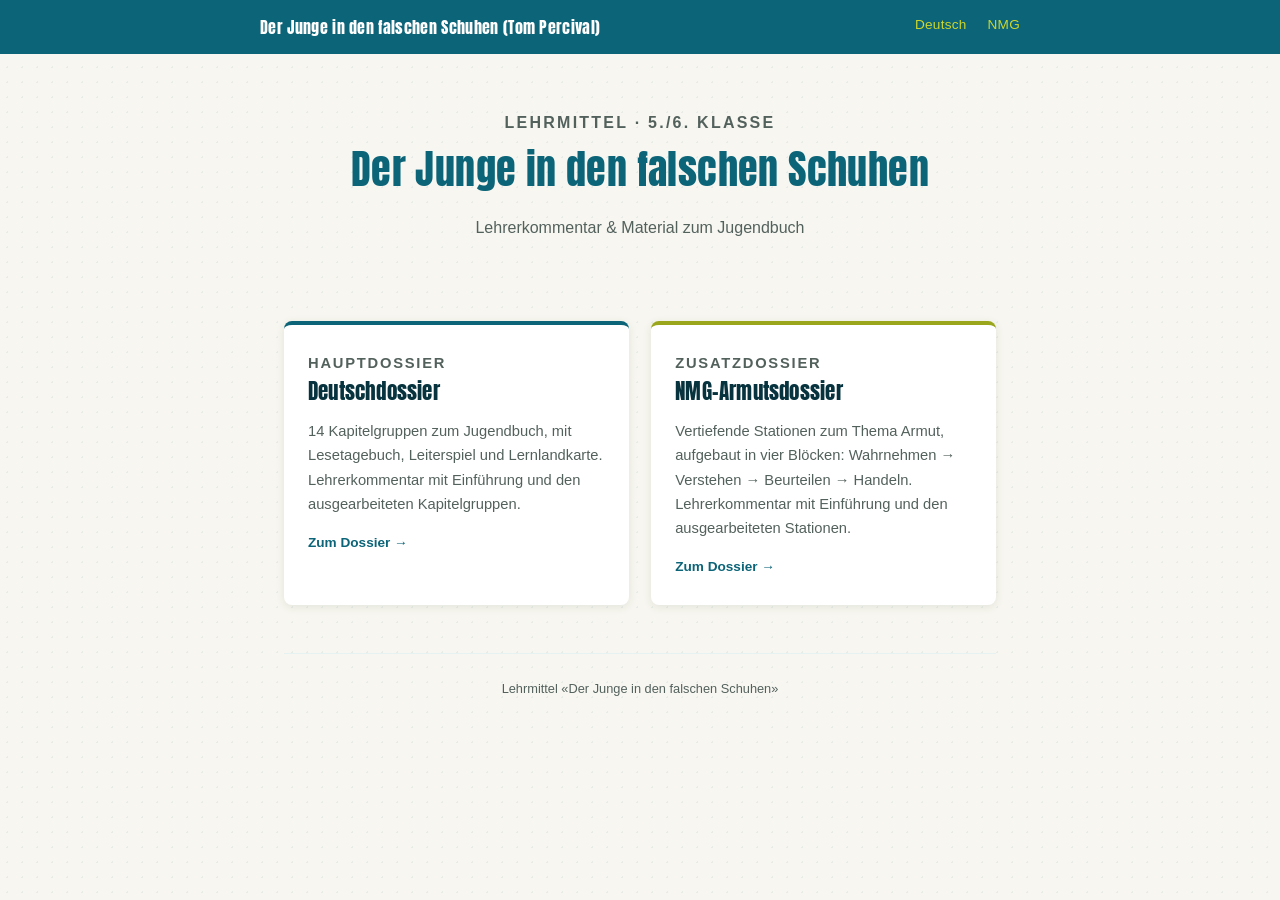
<file: index.html>
<!DOCTYPE html>
<html lang="de">
<head>
<meta charset="UTF-8">
<meta name="viewport" content="width=device-width, initial-scale=1">
<title>Lehrerkommentare – Der Junge in den falschen Schuhen</title>
<link rel="preconnect" href="https://fonts.googleapis.com">
<link rel="preconnect" href="https://fonts.gstatic.com" crossorigin>
<link href="https://fonts.googleapis.com/css2?family=Anton&display=swap" rel="stylesheet">
<link rel="stylesheet" href="style.css">
</head>
<body>

<nav class="site-nav">
  <div class="site-nav-inner">
    <a class="site-nav-brand" href="index.html">Der Junge in den falschen Schuhen (Tom Percival)</a>
    <div class="site-nav-links">
      <a href="deutsch/index.html">Deutsch</a>
      <a href="nmg/index.html">NMG</a>
    </div>
  </div>
</nav>

<div class="page">

  <div class="hero">
    <p class="hero-eyebrow">Lehrmittel · 5./6. Klasse</p>
    <h1>Der Junge in den falschen Schuhen</h1>
    <p>Lehrerkommentar &amp; Material zum Jugendbuch</p>
  </div>

  <div class="dossier-grid">
    <a class="dossier-card" href="deutsch/index.html">
      <p class="dossier-card-eyebrow">Hauptdossier</p>
      <h2>Deutschdossier</h2>
      <p>14 Kapitelgruppen zum Jugendbuch, mit Lesetagebuch, Leiterspiel und Lernlandkarte. Lehrerkommentar mit Einführung und den ausgearbeiteten Kapitelgruppen.</p>
      <span class="dossier-card-cta">Zum Dossier →</span>
    </a>
    <a class="dossier-card dossier-nmg" href="nmg/index.html">
      <p class="dossier-card-eyebrow">Zusatzdossier</p>
      <h2>NMG-Armutsdossier</h2>
      <p>Vertiefende Stationen zum Thema Armut, aufgebaut in vier Blöcken: Wahrnehmen → Verstehen → Beurteilen → Handeln. Lehrerkommentar mit Einführung und den ausgearbeiteten Stationen.</p>
      <span class="dossier-card-cta">Zum Dossier →</span>
    </a>
  </div>

  <footer class="site-footer">
    <p>Lehrmittel «Der Junge in den falschen Schuhen»</p>
  </footer>

</div>
</body>
</html>
</file>
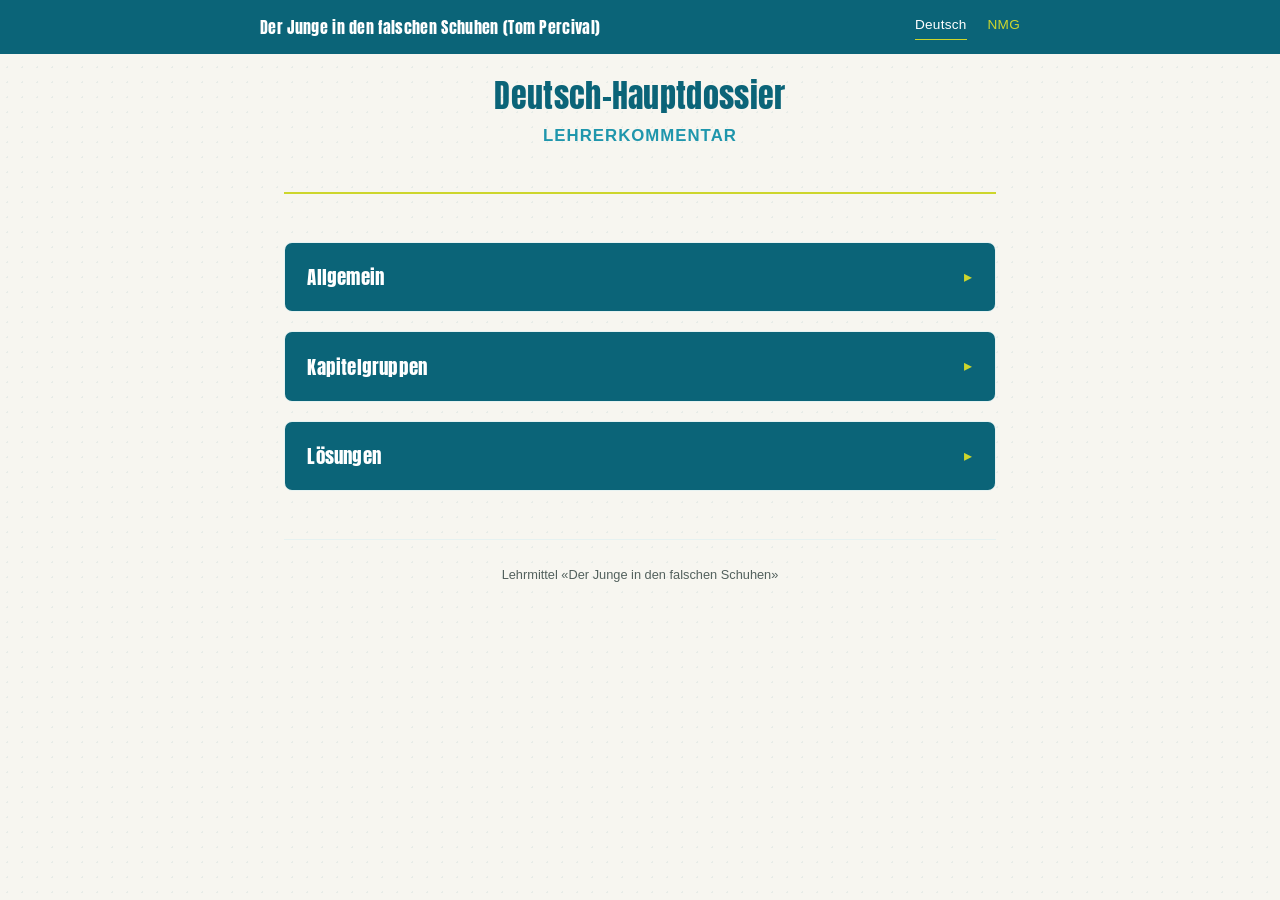
<file: deutsch/index.html>
<!DOCTYPE html>
<html lang="de">
<head>
<meta charset="UTF-8">
<meta name="viewport" content="width=device-width, initial-scale=1">
<title>Lehrerkommentar – Deutschdossier</title>
<link rel="preconnect" href="https://fonts.googleapis.com">
<link rel="preconnect" href="https://fonts.gstatic.com" crossorigin>
<link href="https://fonts.googleapis.com/css2?family=Anton&display=swap" rel="stylesheet">
<link rel="stylesheet" href="../style.css">
</head>
<body>

<nav class="site-nav">
  <div class="site-nav-inner">
    <a class="site-nav-brand" href="../index.html">Der Junge in den falschen Schuhen (Tom Percival)</a>
    <div class="site-nav-links">
      <a href="index.html" class="active">Deutsch</a>
      <a href="../nmg/index.html">NMG</a>
    </div>
  </div>
</nav>

<div class="page">

  <header class="doc-header">
    <h1 class="doc-title">Deutsch-Hauptdossier</h1>
    <p class="doc-label">Lehrerkommentar</p>
  </header>

  <main>

<details class="main-toggle" id="allgemein">
<summary>Allgemein <span class="toggle-icon" aria-hidden="true">▸</span></summary>
<div class="main-toggle-body">

<div class="topic-accordion">

<details class="intro-toggle">
<summary>Einführung <span class="toggle-icon" aria-hidden="true">▸</span></summary>
<div class="intro-toggle-body">
<p>Dieser Lehrerkommentar begleitet das <strong>Deutschdossier</strong> zu «Der Junge in den falschen Schuhen» (Tom Percival) für die 5./6. Klasse. Dieses Dossier bildet mit der Aufgliederung in <strong>14 Kapitelgruppen</strong> (KG) den Hauptteil des Lehrmittels. In diesem Lehrerkommentar wird darauf verwiesen, wann welche Materialien im Anhang verwendet werden können und wann es eine Einheit im NMG-Armutsdossier dazu gibt.</p>
</div>
</details>

<details class="intro-toggle">
<summary>Kompetenzen &amp; übergeordnete Lernziele <span class="toggle-icon" aria-hidden="true">▸</span></summary>
<div class="intro-toggle-body">
<p>Fachlich stützt sich das Lehrmittel auf die Kompetenzen <a href="https://gr-d.lehrplan.ch/index.php?code=a%7C1%7C11%7C2%7C3%7C1" target="_blank" rel="noopener">D.2.C.1 (f/g)</a>, <a href="https://gr-d.lehrplan.ch/index.php?code=a%7C1%7C11%7C6%7C1%7C1" target="_blank" rel="noopener">D.6.A.1 (d/e)</a>, <a href="https://gr-d.lehrplan.ch/index.php?code=a%7C1%7C11%7C6%7C1%7C2" target="_blank" rel="noopener">D.6.A.2 (e/f/g)</a> aus dem Lehrplan 21. Daraus abgeleitet gelten diese <strong>übergeordneten Lernziele</strong>:</p>
<div class="callout callout-neutral">
<p>Die Schülerinnen und Schüler (SuS) können …</p>
<ul class="plain-list">
<li>einen Text eigenständig lesen und dazu Aufgaben lösen.</li>
<li>spezifische Textstellen selbstständig analysieren.</li>
<li>sich in Figuren des Buches hineinversetzen und deren Sichtweisen nachvollziehen.</li>
<li>sich mündlich über das Gelesene austauschen.</li>
<li>schriftlich reflektieren, was die Geschichte in ihnen auslöst.</li>
</ul>
</div>
<p>Die Lernziele-Tabelle pro KG zeigt jeweils nur die <strong>kapitelspezifischen Teilziele</strong> dazu. Ergänzend werden überfachliche Kompetenzen gefördert (Sozialkompetenz: Empathie, Perspektivenwechsel; Selbstkompetenz: Reflexionsfähigkeit, Selbstständigkeit).</p>
</div>
</details>

<details class="intro-toggle">
<summary>Lesetagebuch <span class="toggle-icon" aria-hidden="true">▸</span></summary>
<div class="intro-toggle-body">
<p>Das Lesetagebuch wird in einem separaten Heft geführt. Die Impulsfragen / Aufgaben stehen im Schülerdossier jeweils am Ende einer Kapitelgruppe.</p>
<h3>Zweck &amp; Haltung</h3>
<p>Die Arbeitsweise ist bewusst offen gehalten. Die SuS schreiben und/oder zeichnen, ohne feste Vorgabe zu Form oder Umfang. Es dient der persönlichen Auseinandersetzung mit dem Gelesenen (Subjektebene) statt der Leistungskontrolle. Es gibt <strong>keine Korrektur oder Bewertung</strong> durch die Lehrperson (LP) – dies sollte den SuS auch explizit kommuniziert werden, damit sie sich trauen, ehrlich zu schreiben. Ziel ist die Förderung von <strong>Selbstverantwortung und Selbststeuerung im eigenen Leseprozess.</strong></p>
<h3>Mögliches Lernziel</h3>
<p>Um die Kinder dennoch zu animieren, das Tagebuch pflichtbewusst zu führen, kann von Seiten der LP folgendes Lernziel dazu formuliert werden:</p>
<div class="callout callout-goal">
<p><span class="callout-icon" aria-hidden="true">🎯</span> <em>Ich bearbeite das Lesetagebuch eigenständig und zuverlässig.</em></p>
</div>
<p>Die Überprüfung erfolgt dabei lediglich über eine Vorhanden / nicht vorhanden Kontrolle. Nicht über den Inhalt / die Ausführungen der Einträge.</p>
<h3>Wertschätzung der Einträge</h3>
<p>Der Unterricht sollte zudem Raum bieten, um die Tagebucheinträge der SuS <strong>auf freiwilliger Basis wertzuschätzen</strong>. So kann die LP anbieten, sich die Einträge anzuschauen, oder es können kleine, freiwillige Präsentationsmomente eingebaut werden. Dieses Zeigen der Einträge sollte jedoch immer freiwillig sein.</p>
</div>
</details>

<details class="intro-toggle">
<summary>Tippkarten <span class="toggle-icon" aria-hidden="true">▸</span></summary>
<div class="intro-toggle-body">
<p>Die Tippkarten stehen jeweils im Bereich Differenzierung der entsprechenden Kapitelgruppe als PDF zum Download bereit.</p>
<p>Alle Differenzierungshilfen (Satzanfänge, Wortlisten u. Ä.) stehen ausschliesslich auf diesen Tippkarten, nie im Schülerdossier selbst. <strong>Die LP entscheidet selbst, wie und wann sie Tippkarten einsetzt</strong> – z. B. präventiv für die ganze Klasse, gezielt nur für einzelne SuS, oder erst auf Nachfrage, wenn jemand nicht mehr weiterkommt.</p>
<a class="file-download" href="tippkarten/alle-tippkarten.pdf" download>
  <span class="file-download-icon" aria-hidden="true">📄</span>
  Alle Tippkarten (PDF)
</a>
</div>
</details>

<details class="intro-toggle">
<summary>Lernlandkarte <span class="toggle-icon" aria-hidden="true">▸</span></summary>
<div class="intro-toggle-body">
<p>Ein Stadtplan mit <strong>15 Stationen</strong> (Start + eine Station pro KG), verbunden durch einen Fussspuren-Pfad, visualisiert den Fortschritt durchs Buch. So kann die gemeinsame Reise durch die Geschichte visualisiert werden. Ausserdem gibt sie der LP Hinweise dazu, wo die NMG-Einheiten auf dem Lernweg zu verorten sind.</p>
<a class="file-download" href="material/lernlandkarte.pdf" download>
  <span class="file-download-icon" aria-hidden="true">🗺️</span>
  Lernlandkarte (PDF)
</a>
</div>
</details>

<details class="intro-toggle">
<summary>Lernzielüberprüfung <span class="toggle-icon" aria-hidden="true">▸</span></summary>
<div class="intro-toggle-body">
<h3>Leiterspiel</h3>
<p>Zur Lernzielüberprüfung kann nach jeder KG in kleinen Gruppen (3–4 SuS) das Leiterspiel durchgeführt werden. Da (mögliche) Lösungen auf der Rückseite der jeweiligen Karten zu finden sind, wird auch bei dieser Aufgabe das selbstständige und pflichtbewusste Handeln der SuS gefördert. Zusätzlich stehen leere Kartenvorlagen zur Verfügung, mit denen die LP gemeinsam mit den SuS eigene Fragen zur jeweiligen KG entwickeln kann.</p>
<a class="file-download" href="material/spielfeld.pdf" download>
  <span class="file-download-icon" aria-hidden="true">🎲</span>
  Leiterspiel (PDF)
</a>
<a class="file-download" href="material/spielanleitung-leiterspiel.pdf" download>
  <span class="file-download-icon" aria-hidden="true">📋</span>
  Spielanleitung (PDF)
</a>
<a class="file-download" href="fragekarten/alle-fragekarten.pdf" download>
  <span class="file-download-icon" aria-hidden="true">📄</span>
  Alle Fragekarten (PDF)
</a>
<a class="file-download" href="fragekarten/leere-kartenvorlagen.pdf" download>
  <span class="file-download-icon" aria-hidden="true">📝</span>
  Leere Kartenvorlagen (PDF)
</a>
<h3>Optionale Abschlussprüfung</h3>
<p>Am Ende des Buches kann aus dem gesamten Kartenpool eine Auswahl gezogen werden (z. B. 5–6 Karten über verschiedene Kapitelgruppen verteilt) und schriftlich beantwortet werden. Da die Karten den SuS bereits aus dem Leiterspiel vertraut sind, entlastet das die Prüfungssituation.</p>
</div>
</details>

<details class="intro-toggle">
<summary>NMG-Bezüge <span class="toggle-icon" aria-hidden="true">▸</span></summary>
<div class="intro-toggle-body">
<p>Neben diesem Deutsch-Hauptdossier gibt es einen eigenständigen <strong>NMG-Teil.</strong> Mithilfe spezifischer Verknüpfungen zur Geschichte und zum Deutschdossier wird das Thema Armut nach Prinzipien der NMG-Fachdidaktik erarbeitet. Wenn nach einer KG im Deutsch eine NMG-Einheit zum Bearbeiten vorhanden ist, wird mit einem Querverweis darauf verwiesen.</p>
<p>Das Hauptdossier im Fach Deutsch kann auch ohne die NMG-Thematik bearbeitet werden.</p>
</div>
</details>

<details class="intro-toggle">
<summary>Theoriebezüge <span class="toggle-icon" aria-hidden="true">▸</span></summary>
<div class="intro-toggle-body">
<h3>Phasenmodell (vor/während/nach dem Lesen)</h3>
<p>Die Aufgaben jeder Kapitelgruppe folgen dem in der Lesedidaktik etablierten Phasenmodell: <strong>vor</strong>, <strong>während</strong> und <strong>nach dem Lesen</strong>. Je nach Kapitelinhalt liegt der Schwerpunkt unterschiedlich stark auf einer der drei Phasen – nicht jede Kapitelgruppe enthält alle drei.</p>
<h3>Bloom'sche Taxonomie</h3>
<p><strong>Der Anspruch steigt innerhalb jeder Kapitelgruppe</strong>: frühere Aufgaben (vor/während dem Lesen) setzen eher bei Bloom 1–3 an, spätere (nach dem Lesen) bei Bloom 4–6 – nicht mehr separat pro Aufgabe ausgewiesen.</p>
<h3>Mehrebenenmodell nach Rosebrock/Nix</h3>
<p>Die Aufgaben bewegen sich zwischen <strong>Textebene</strong> (lokal/global), <strong>Subjektebene</strong> (was löst das bei mir/der Figur aus) und <strong>Sozialebene</strong> (Austausch mit anderen) – sichtbar in der Aufgabenreihenfolge selbst (z. B. erst EA zur Textebene, dann PA zur Subjekt-/Sozialebene), nicht mehr separat pro Aufgabe ausgewiesen.</p>
</div>
</details>

</div>

</div>
</details>

<details class="main-toggle" id="kapitelgruppen">
<summary>Kapitelgruppen <span class="toggle-icon" aria-hidden="true">▸</span></summary>
<div class="main-toggle-body">
<p>Bisher ausgearbeitet:</p>
<div class="kg-grid">
<a class="kg-card" href="kg9.html">
<p class="kg-card-eyebrow">Kapitel 21–23</p>
<h3>Kapitelgruppe 9 – Schulkafeteria</h3>
<p>Höhe- &amp; Tiefpunkte, Wirkung kleiner Gesten, KI-Auftrag zum Thema Kredithai. Mit 📎-Bezug zum NMG-Armutsdossier.</p>
</a>
</div>
</div>
</details>

<details class="main-toggle" id="loesungen">
<summary>Lösungen <span class="toggle-icon" aria-hidden="true">▸</span></summary>
<div class="main-toggle-body">
<p>Erwartungshorizont und Lösungshinweise zum Deutschdossier.</p>
<a class="file-download" href="loesungen/kg9.pdf" download>
  <span class="file-download-icon" aria-hidden="true">📄</span>
  Lösungshinweise (PDF)
</a>
</div>
</details>

  </main>

  <footer class="site-footer">
    <p>Lehrmittel «Der Junge in den falschen Schuhen»</p>
  </footer>

</div>
</body>
</html>
</file>
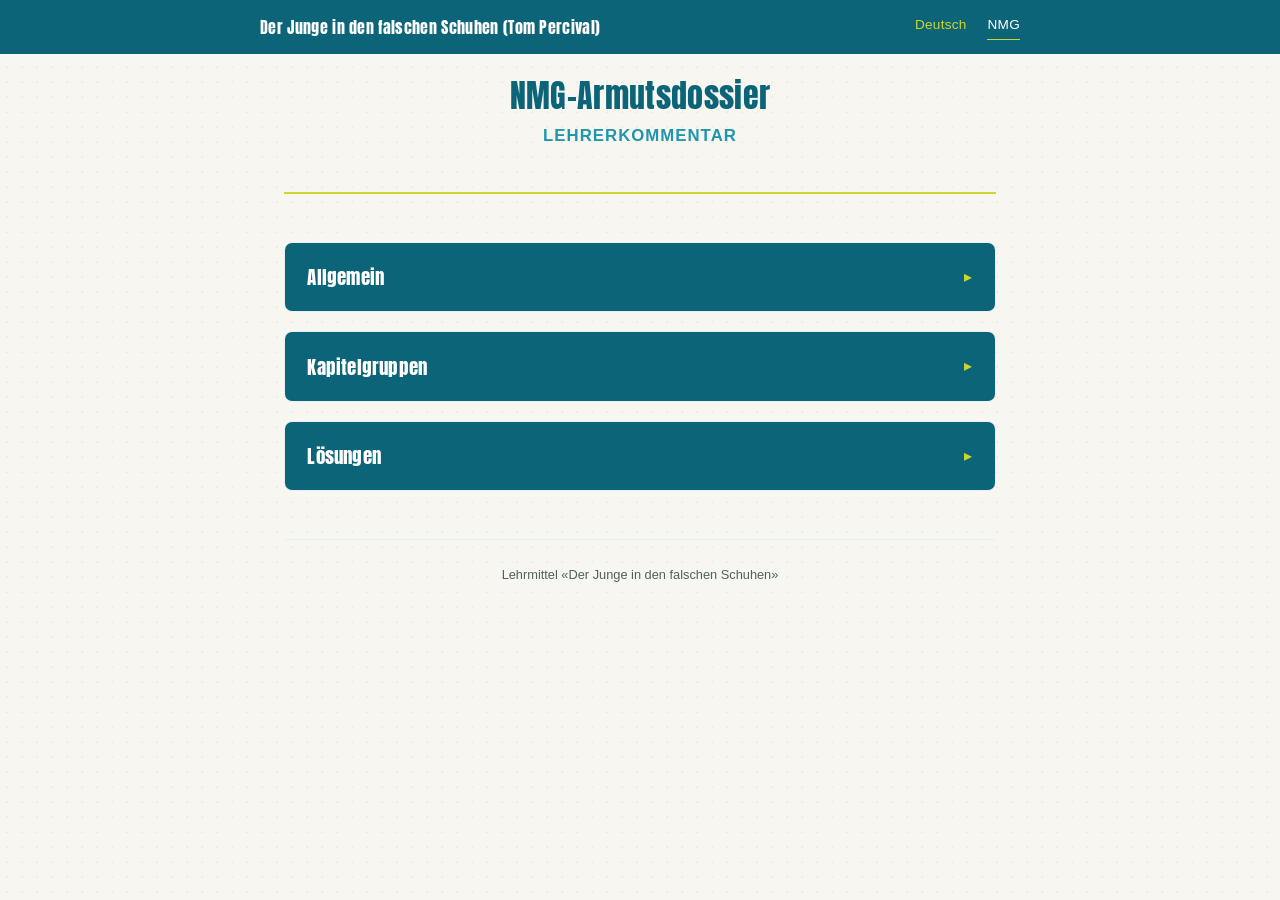
<file: nmg/index.html>
<!DOCTYPE html>
<html lang="de">
<head>
<meta charset="UTF-8">
<meta name="viewport" content="width=device-width, initial-scale=1">
<title>Lehrerkommentar – NMG-Armutsdossier</title>
<link rel="preconnect" href="https://fonts.googleapis.com">
<link rel="preconnect" href="https://fonts.gstatic.com" crossorigin>
<link href="https://fonts.googleapis.com/css2?family=Anton&display=swap" rel="stylesheet">
<link rel="stylesheet" href="../style.css">
</head>
<body>

<nav class="site-nav">
  <div class="site-nav-inner">
    <a class="site-nav-brand" href="../index.html">Der Junge in den falschen Schuhen (Tom Percival)</a>
    <div class="site-nav-links">
      <a href="../deutsch/index.html">Deutsch</a>
      <a href="index.html" class="active">NMG</a>
    </div>
  </div>
</nav>

<div class="page">

  <header class="doc-header">
    <h1 class="doc-title">NMG-Armutsdossier</h1>
    <p class="doc-label">Lehrerkommentar</p>
  </header>

  <main>

<details class="main-toggle" id="allgemein">
<summary>Allgemein <span class="toggle-icon" aria-hidden="true">▸</span></summary>
<div class="main-toggle-body">

<div class="topic-accordion">

<details class="intro-toggle">
<summary>Einführung <span class="toggle-icon" aria-hidden="true">▸</span></summary>
<div class="intro-toggle-body">
<p>Die NMG-Einheit ergänzt das Deutsch-Hauptdossier zu «Der Junge in den falschen Schuhen». Es kann nur in Kombination mit dem Jugendbuch und dem Deutsch-Teil bearbeitet werden.</p>
<p>Das Dossier folgt einem eigenen thematischen Aufbau in vier Blöcken – <strong>Wahrnehmen → Verstehen → Beurteilen → Handeln</strong> –, die sich über das ganze Buch hinweg wiederholt aufbauen (spiralförmig, nicht chronologisch): Ein und derselbe Block kann an mehreren Stationen im Buch vorkommen, jeweils auf einer höheren Kompetenzstufe. Welche Kapitelgruppen zu welchem Block gehören, ist im Bereich <a href="#kapitelgruppen">Kapitelgruppen</a> weiter unten ersichtlich.</p>
<div class="callout callout-sensitive"><h3><span class="callout-icon" aria-hidden="true">&#9888;</span> Sensibilitätshinweis</h3><p>Armut kann einzelne Schülerinnen und Schüler (SuS) direkt betreffen. Aufgaben lenken deshalb konsequent auf die Figuren aus dem Buch, nie auf die eigene Situation der SuS. Wo eine Aufgabe ausnahmsweise die Du-Form nutzt (z. B. für Transferaufgaben), sind die gewählten Situationen bewusst allgemein und unabhängig vom Thema Armut gewählt.</p></div>
</div>
</details>

<details class="intro-toggle">
<summary>Kompetenzen &amp; Lernziele <span class="toggle-icon" aria-hidden="true">▸</span></summary>
<div class="intro-toggle-body">
<p>Der NMG-Teil stützt sich auf die Kompetenzen <a href="https://gr-d.lehrplan.ch/index.php?code=a%7C6%7C1%7C6%7C0%7C5" target="_blank" rel="noopener">NMG.6.5 (e/f/h)</a>, <a href="https://gr-d.lehrplan.ch/index.php?code=a%7C6%7C1%7C7%7C0%7C1" target="_blank" rel="noopener">NMG.7.1 (c/d/e)</a> und <a href="https://gr-d.lehrplan.ch/index.php?code=a%7C6%7C1%7C11%7C0%7C3" target="_blank" rel="noopener">NMG.11.3 (c/d/f)</a> nach dem Lehrplan 21. Daraus abgeleitet gelten diese <strong>übergeordneten Lernziele</strong>:</p>
<div class="callout callout-neutral">
<p>Die Schülerinnen und Schüler (SuS) können …</p>
<ul class="plain-list">
<li>Grundbedürfnisse von Wünschen unterscheiden.</li>
<li>Gründe für die ungleiche Verteilung von Gütern nachvollziehen.</li>
<li>in eigenen Worten beschreiben, was Armut bedeutet und welche Auswirkungen sie auf den Alltag eines Kindes haben kann.</li>
<li>erklären, inwiefern Menschen in Armut direkt oder indirekt unterstützt werden können.</li>
<li>eigene Vorurteile und Werte angeleitet reflektieren.</li>
</ul>
</div>
<p>Ergänzend werden überfachliche Kompetenzen gefördert (Sozialkompetenz: Empathie, Perspektivenübernahme, Kooperationsfähigkeit; Selbstkompetenz: Reflexionsfähigkeit – eigene Vorurteile und Werte reflektieren).</p>
</div>
</details>

<details class="intro-toggle">
<summary>Tippkarten <span class="toggle-icon" aria-hidden="true">▸</span></summary>
<div class="intro-toggle-body">
<p>Die Tippkarten stehen jeweils im Bereich Differenzierung der entsprechenden Station als PDF zum Download bereit.</p>
<p>Wie auch im Deutschdossier stehen alle Differenzierungshilfen ausschliesslich auf diesen Tippkarten zur Verfügung. <strong>Auch hier entscheidet die Lehrperson (LP) selbst, wie und wann sie Tippkarten einsetzt</strong>.</p>
<a class="file-download" href="tippkarten/alle-tippkarten.pdf" download>
  <span class="file-download-icon" aria-hidden="true">📄</span>
  Alle Tippkarten (PDF)
</a>
</div>
</details>

<details class="intro-toggle">
<summary>Abgrenzung Deutsch/NMG <span class="toggle-icon" aria-hidden="true">▸</span></summary>
<div class="intro-toggle-body">
<p>Figurennahe literarische Deutung bleibt im Deutsch-Dossier. Gesellschaftliche Struktur- und Wertefragen werden hier im NMG-Dossier behandelt, jeweils mit 📎-Querverweis auf die passende Deutsch-Kapitelgruppe.</p>
<p>Auf eine eigene Lernzielüberprüfung (wie das Leiterspiel im Deutschdossier) wird im NMG-Teil bewusst verzichtet: Der Abschluss der Einheit liegt in Block 4 (Handeln) – dort steht das Ableiten eigener Handlungsmöglichkeiten im Zentrum, nicht das Abfragen von Wissen zu einem sensiblen Thema wie Armut.</p>
</div>
</details>

<details class="intro-toggle">
<summary>Theoriebezüge <span class="toggle-icon" aria-hidden="true">▸</span></summary>
<div class="intro-toggle-body">
<h3>Concept-Attainment-Prinzip (Bruner)</h3>
<p>Wo immer möglich, <strong>erarbeiten</strong> die SuS Begriffe <strong>induktiv</strong> – sie beschreiben zuerst konkrete Textstellen in eigenen Worten, bevor ein Fachbegriff benannt wird. Das fördert tieferes Verständnis, weil der Begriff aus eigener Beobachtung entsteht, statt auswendig gelernt zu werden.</p>
<h3>Spiralcurriculum (Bruner)</h3>
<p>Die vier Blöcke <strong>Wahrnehmen → Verstehen → Beurteilen → Handeln</strong> wiederholen sich <strong>spiralförmig</strong> über das ganze Buch hinweg: Derselbe Handlungsaspekt kommt an mehreren Stationen erneut vor, jeweils auf einer höheren Kompetenzstufe und mit wachsender Eigenständigkeit der SuS.</p>
<h3>Bloom'sche Taxonomie</h3>
<p><strong>Wie im Deutschdossier steigt der Anspruch im Aufgabenverlauf jeder Station</strong>: frühere Aufgaben setzen eher bei Bloom 1–3 an, spätere bei Bloom 4–6 – nicht mehr separat pro Aufgabe ausgewiesen.</p>
<h3>BNE-Bezug (éducation21)</h3>
<p>Das Thema Armut ist im Rahmen von <strong>Bildung für nachhaltige Entwicklung</strong> (BNE) verortet. Die SuS setzen sich mit <strong>gesellschaftlicher Ungleichheit</strong> auseinander, üben den <strong>Perspektivenwechsel</strong> und erkennen, was zu mehr <strong>Chancengerechtigkeit</strong> beitragen kann.</p>
</div>
</details>

</div>

</div>
</details>

<details class="main-toggle" id="kapitelgruppen">
<summary>Kapitelgruppen <span class="toggle-icon" aria-hidden="true">▸</span></summary>
<div class="main-toggle-body">
<p>Das Dossier begleitet 9 der 14 Kapitelgruppen (KG) mit vertiefenden NMG-Stationen, verteilt auf 4 Blöcke. Block aufklappen, um die enthaltenen Kapitelgruppen zu sehen – ausgearbeitete Stationen sind anklickbar.</p>

<div class="block-accordion">

<details class="block-item">
<summary>Block 1 – Wahrnehmen <span class="toggle-icon" aria-hidden="true">▸</span></summary>
<ul class="kg-list">
<li class="kg-list-item kg-disabled"><span class="kg-code">KG1</span> (K1–3) · Definition von Armut (Einstieg) · Direktors Rede, kalte Wohnung <span class="kg-status">in Vorbereitung</span></li>
</ul>
</details>

<details class="block-item" open>
<summary>Block 2 – Verstehen <span class="toggle-icon" aria-hidden="true">▸</span></summary>
<ul class="kg-list">
<li class="kg-list-item kg-disabled"><span class="kg-code">KG2</span> (K4–5) · Grundbedürfnis/Wunsch (Einstieg) · Camerons Haus vs. Wills Wohnung <span class="kg-status">in Vorbereitung</span></li>
<li class="kg-list-item kg-disabled"><span class="kg-code">KG3</span> (K6–8) · Definition von Armut (vertiefen) · Münzen sammeln <span class="kg-status">in Vorbereitung</span></li>
<li class="kg-list-item kg-disabled"><span class="kg-code">KG5</span> (K12–13) · Ursachen von Armut · Haare/Mütze, Geldknappheit <span class="kg-status">in Vorbereitung</span></li>
<li class="kg-list-item"><a href="kg9.html"><span class="kg-code">KG9</span> (K21–23) · Auswirkungen von Armut, Schutzfaktoren (Einstieg) · Makkaroni-Szene</a></li>
<li class="kg-list-item kg-disabled"><span class="kg-code">KG10</span> (K24–25) · Grundbedürfnis/Wunsch (anwenden) · kalte Wohnung, kein Handy <span class="kg-status">in Vorbereitung</span></li>
</ul>
</details>

<details class="block-item">
<summary>Block 3 – Beurteilen <span class="toggle-icon" aria-hidden="true">▸</span></summary>
<ul class="kg-list">
<li class="kg-list-item kg-disabled"><span class="kg-code">KG8</span> (K19–20) · Konsum &amp; Statussymbole · Debatte Wohnung/Geld <span class="kg-status">in Vorbereitung</span></li>
<li class="kg-list-item kg-disabled"><span class="kg-code">KG11</span> (K26–28) · Konsum &amp; Statussymbole / Auswirkungen (vertiefen) · Diebstahl/Gruppendruck <span class="kg-status">in Vorbereitung</span></li>
</ul>
</details>

<details class="block-item">
<summary>Block 4 – Handeln <span class="toggle-icon" aria-hidden="true">▸</span></summary>
<ul class="kg-list">
<li class="kg-list-item kg-disabled"><span class="kg-code">KG14/Schluss</span> · Handeln (mit kritischer Grenze) · Loch-Weisheit <span class="kg-status">in Vorbereitung</span></li>
</ul>
</details>

</div>
</div>
</details>

<details class="main-toggle" id="loesungen">
<summary>Lösungen <span class="toggle-icon" aria-hidden="true">▸</span></summary>
<div class="main-toggle-body">
<p>Erwartungshorizont und Lösungshinweise zum NMG-Armutsdossier.</p>
<a class="file-download" href="loesungen/kg9.pdf" download>
  <span class="file-download-icon" aria-hidden="true">📄</span>
  Lösungshinweise (PDF)
</a>
</div>
</details>

  </main>

  <footer class="site-footer">
    <p>Lehrmittel «Der Junge in den falschen Schuhen»</p>
  </footer>

</div>
</body>
</html>
</file>
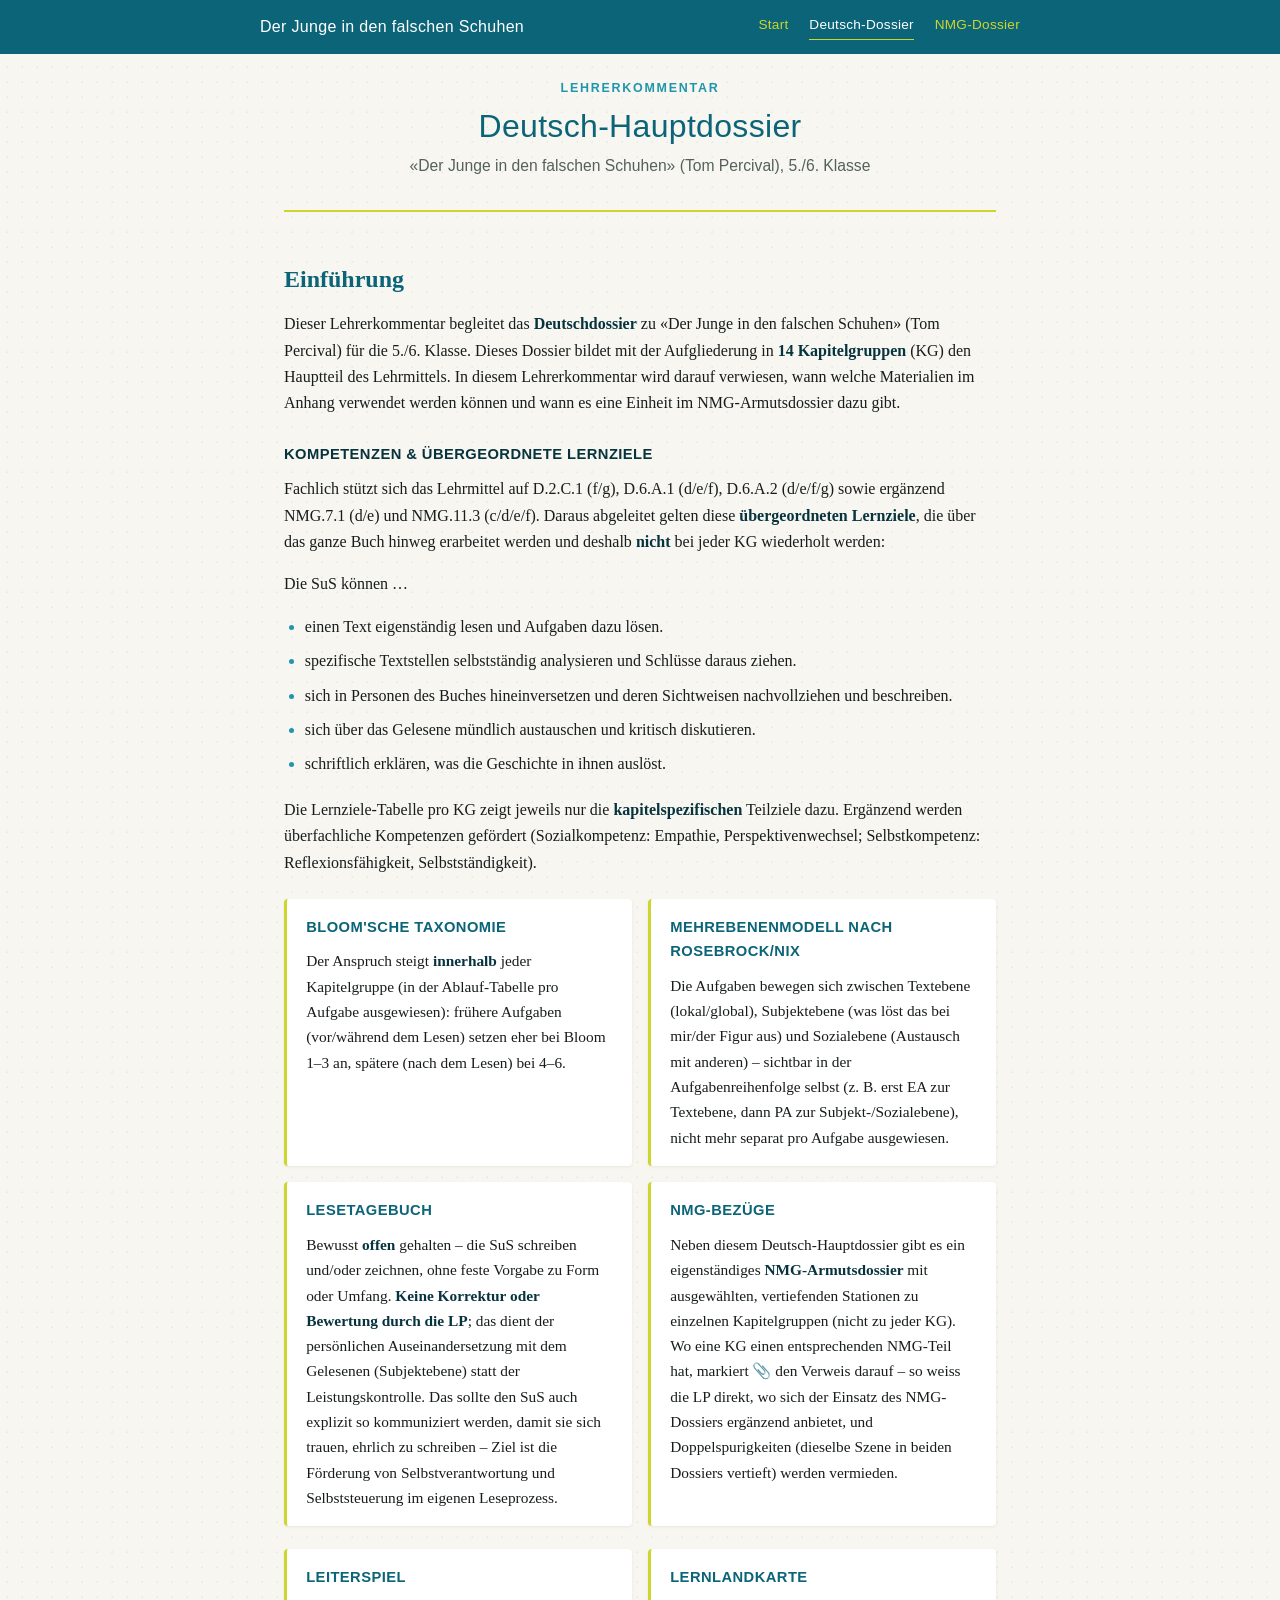
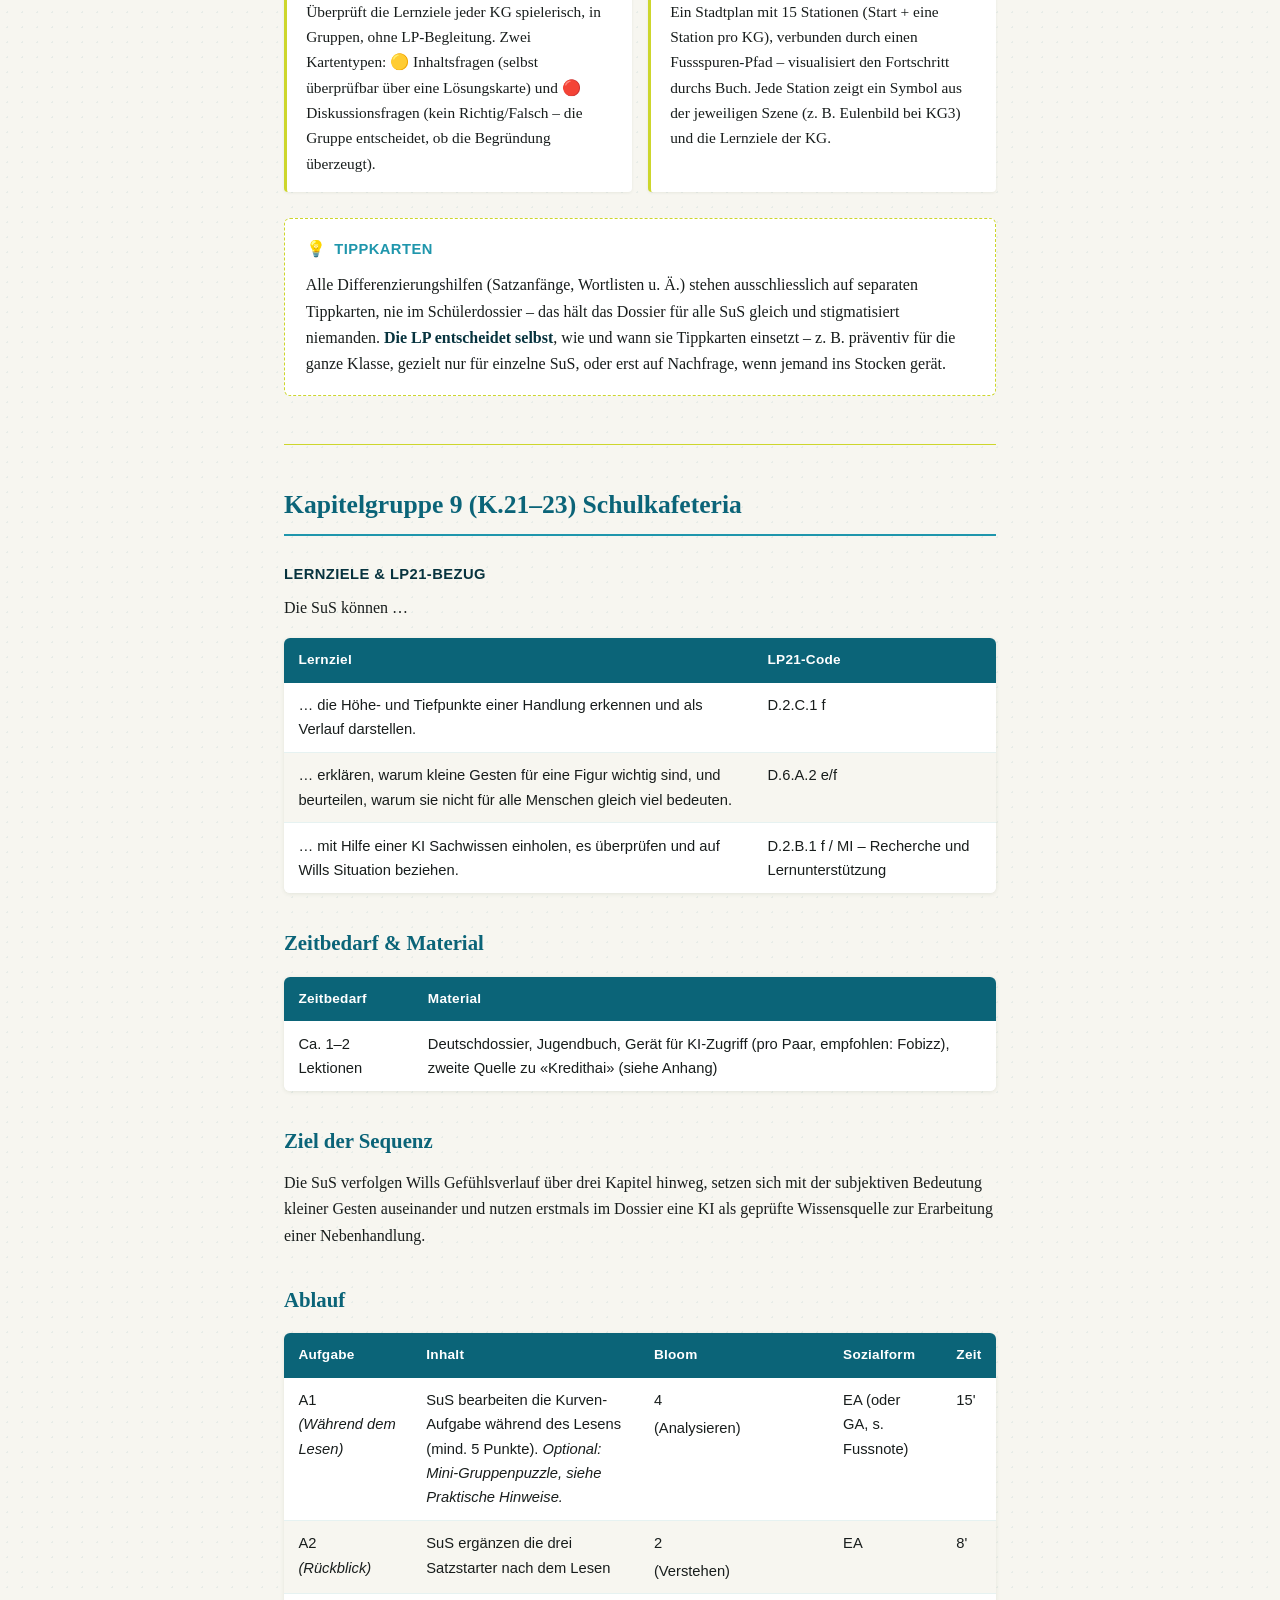
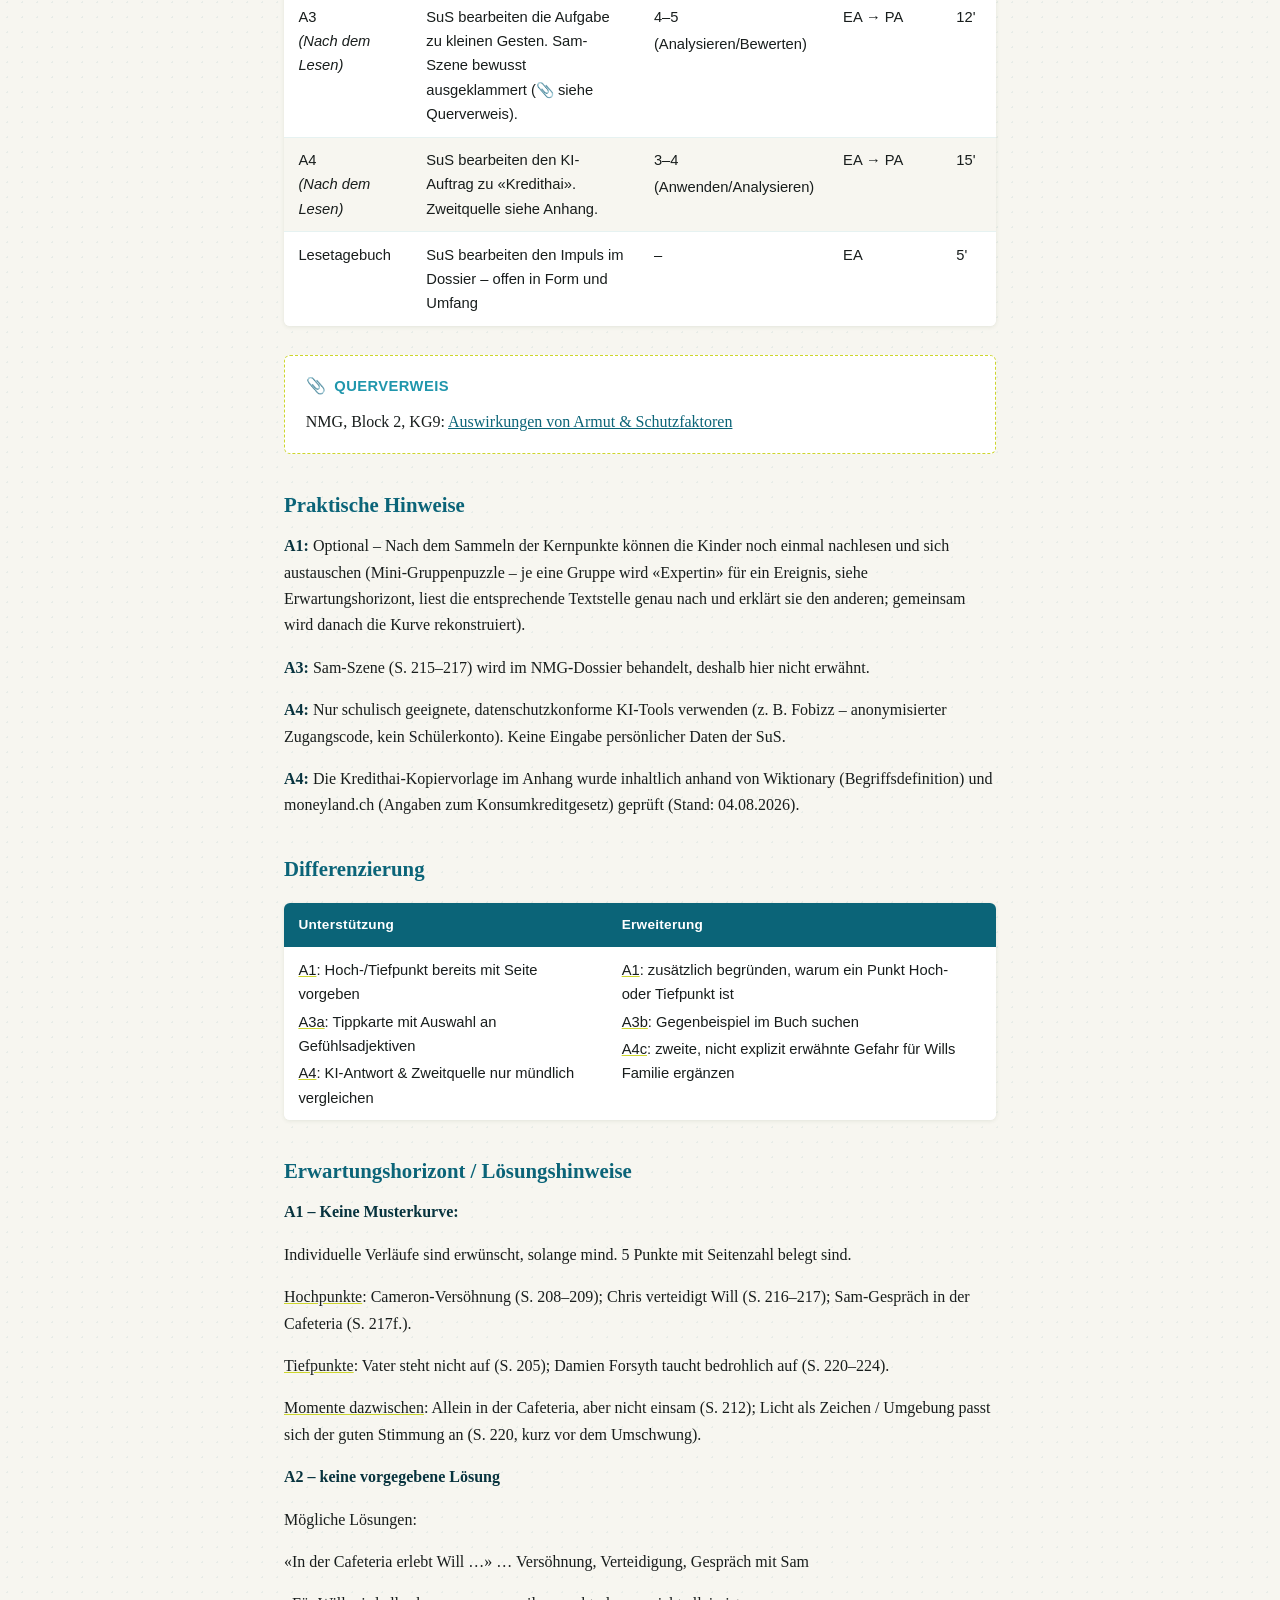
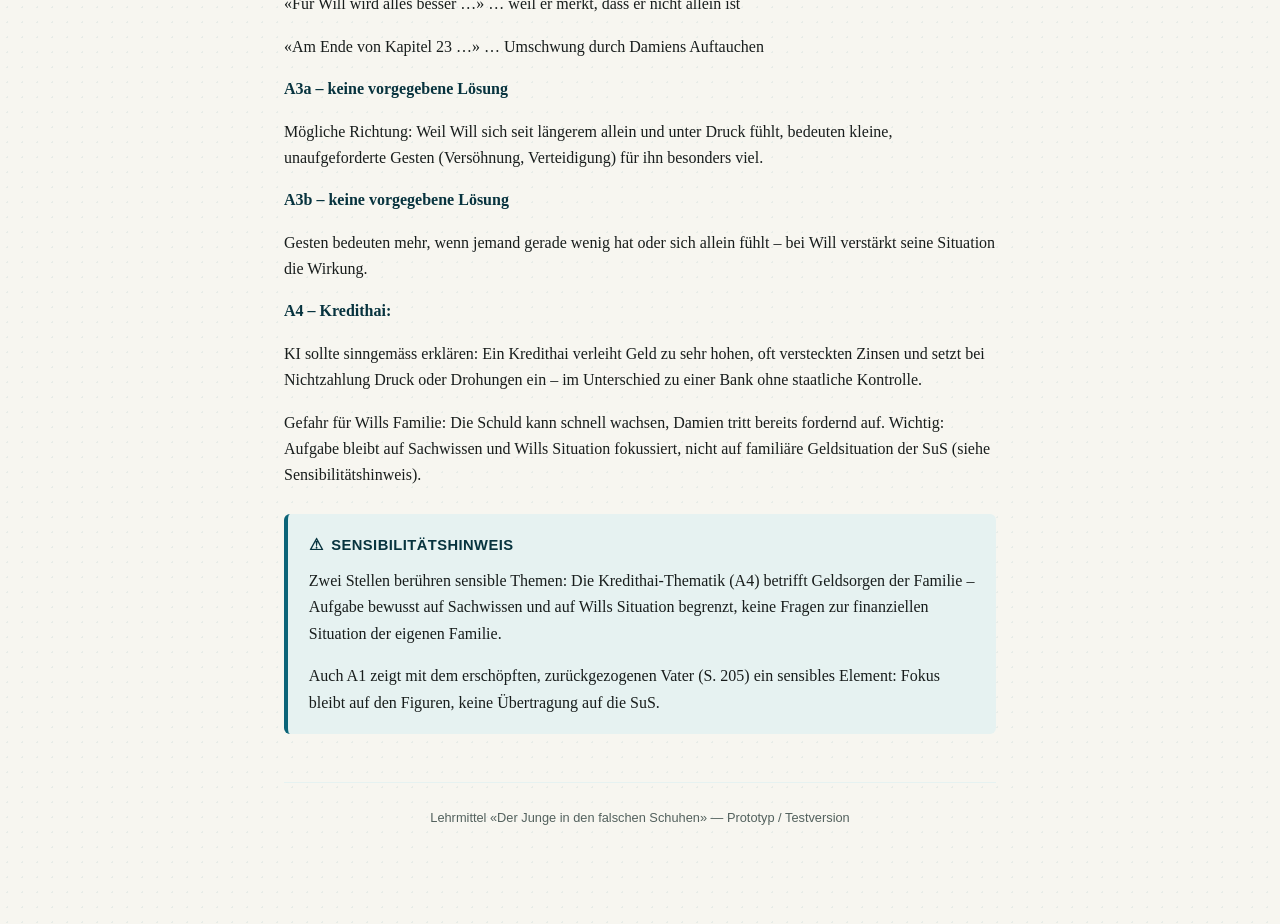
<file: deutsch-kg9.html>
<!DOCTYPE html>
<html lang="de">
<head>
<meta charset="UTF-8">
<meta name="viewport" content="width=device-width, initial-scale=1">
<title>Lehrerkommentar – Deutschdossier</title>
<link rel="stylesheet" href="style.css">
</head>
<body>

<nav class="site-nav">
  <div class="site-nav-inner">
    <a class="site-nav-brand" href="index.html">Der Junge in den falschen Schuhen</a>
    <div class="site-nav-links">
      <a href="index.html">Start</a>
      <a href="deutsch-kg9.html" class="active">Deutsch-Dossier</a>
      <a href="nmg-kg9.html">NMG-Dossier</a>
    </div>
  </div>
</nav>

<div class="page">

  <header class="doc-header">
    <p class="doc-eyebrow">Lehrerkommentar</p>
    <h1 class="doc-title">Deutsch-Hauptdossier</h1>
    <p class="doc-subtitle">«Der Junge in den falschen Schuhen» (Tom Percival), 5./6. Klasse</p>
  </header>

  <main>

<section class="intro">
<h2>Einführung</h2>
<p>Dieser Lehrerkommentar begleitet das <strong>Deutschdossier</strong> zu «Der Junge in den falschen Schuhen» (Tom Percival) für die 5./6. Klasse. Dieses Dossier bildet mit der Aufgliederung in <strong>14 Kapitelgruppen</strong> (KG) den Hauptteil des Lehrmittels. In diesem Lehrerkommentar wird darauf verwiesen, wann welche Materialien im Anhang verwendet werden können und wann es eine Einheit im NMG-Armutsdossier dazu gibt.</p>

<h3>Kompetenzen &amp; übergeordnete Lernziele</h3>
<p>Fachlich stützt sich das Lehrmittel auf D.2.C.1 (f/g), D.6.A.1 (d/e/f), D.6.A.2 (d/e/f/g) sowie ergänzend NMG.7.1 (d/e) und NMG.11.3 (c/d/e/f). Daraus abgeleitet gelten diese <strong>übergeordneten Lernziele</strong>, die über das ganze Buch hinweg erarbeitet werden und deshalb <strong>nicht</strong> bei jeder KG wiederholt werden:</p>
<p>Die SuS können …</p>
<ul class="plain-list">
<li>einen Text eigenständig lesen und Aufgaben dazu lösen.</li>
<li>spezifische Textstellen selbstständig analysieren und Schlüsse daraus ziehen.</li>
<li>sich in Personen des Buches hineinversetzen und deren Sichtweisen nachvollziehen und beschreiben.</li>
<li>sich über das Gelesene mündlich austauschen und kritisch diskutieren.</li>
<li>schriftlich erklären, was die Geschichte in ihnen auslöst.</li>
</ul>
<p>Die Lernziele-Tabelle pro KG zeigt jeweils nur die <strong>kapitelspezifischen</strong> Teilziele dazu. Ergänzend werden überfachliche Kompetenzen gefördert (Sozialkompetenz: Empathie, Perspektivenwechsel; Selbstkompetenz: Reflexionsfähigkeit, Selbstständigkeit).</p>

<div class="concept-grid">
<div class="concept-card"><h3>Bloom'sche Taxonomie</h3><p>Der Anspruch steigt <strong>innerhalb</strong> jeder Kapitelgruppe (in der Ablauf-Tabelle pro Aufgabe ausgewiesen): frühere Aufgaben (vor/während dem Lesen) setzen eher bei Bloom 1–3 an, spätere (nach dem Lesen) bei 4–6.</p></div>
<div class="concept-card"><h3>Mehrebenenmodell nach Rosebrock/Nix</h3><p>Die Aufgaben bewegen sich zwischen Textebene (lokal/global), Subjektebene (was löst das bei mir/der Figur aus) und Sozialebene (Austausch mit anderen) – sichtbar in der Aufgabenreihenfolge selbst (z. B. erst EA zur Textebene, dann PA zur Subjekt-/Sozialebene), nicht mehr separat pro Aufgabe ausgewiesen.</p></div>
<div class="concept-card"><h3>Lesetagebuch</h3><p>Bewusst <strong>offen</strong> gehalten – die SuS schreiben und/oder zeichnen, ohne feste Vorgabe zu Form oder Umfang. <strong>Keine Korrektur oder Bewertung durch die LP</strong>; das dient der persönlichen Auseinandersetzung mit dem Gelesenen (Subjektebene) statt der Leistungskontrolle. Das sollte den SuS auch explizit so kommuniziert werden, damit sie sich trauen, ehrlich zu schreiben – Ziel ist die Förderung von Selbstverantwortung und Selbststeuerung im eigenen Leseprozess.</p></div>
<div class="concept-card"><h3>NMG-Bezüge</h3><p>Neben diesem Deutsch-Hauptdossier gibt es ein eigenständiges <strong>NMG-Armutsdossier</strong> mit ausgewählten, vertiefenden Stationen zu einzelnen Kapitelgruppen (nicht zu jeder KG). Wo eine KG einen entsprechenden NMG-Teil hat, markiert 📎 den Verweis darauf – so weiss die LP direkt, wo sich der Einsatz des NMG-Dossiers ergänzend anbietet, und Doppelspurigkeiten (dieselbe Szene in beiden Dossiers vertieft) werden vermieden.</p></div>
</div>

<div class="concept-grid">
<div class="concept-card"><h3>Leiterspiel</h3><p>Überprüft die Lernziele jeder KG spielerisch, in Gruppen, ohne LP-Begleitung. Zwei Kartentypen: 🟡 Inhaltsfragen (selbst überprüfbar über eine Lösungskarte) und 🔴 Diskussionsfragen (kein Richtig/Falsch – die Gruppe entscheidet, ob die Begründung überzeugt).</p></div>
<div class="concept-card"><h3>Lernlandkarte</h3><p>Ein Stadtplan mit 15 Stationen (Start + eine Station pro KG), verbunden durch einen Fussspuren-Pfad – visualisiert den Fortschritt durchs Buch. Jede Station zeigt ein Symbol aus der jeweiligen Szene (z. B. Eulenbild bei KG3) und die Lernziele der KG.</p></div>
</div>

<div class="callout callout-crossref"><h3><span class="callout-icon" aria-hidden="true">💡</span> Tippkarten</h3><p>Alle Differenzierungshilfen (Satzanfänge, Wortlisten u. Ä.) stehen ausschliesslich auf separaten Tippkarten, nie im Schülerdossier – das hält das Dossier für alle SuS gleich und stigmatisiert niemanden. <strong>Die LP entscheidet selbst</strong>, wie und wann sie Tippkarten einsetzt – z. B. präventiv für die ganze Klasse, gezielt nur für einzelne SuS, oder erst auf Nachfrage, wenn jemand ins Stocken gerät.</p></div>
</section>

<section class="station">
<h1 id="kg9">Kapitelgruppe 9 (K.21–23) Schulkafeteria</h1>

<h3 id="lernziele-lp21-bezug">Lernziele &amp; LP21-Bezug</h3>
<p>Die SuS können …</p>
<table><thead><tr class="header"><th>Lernziel</th><th>LP21-Code</th></tr></thead><tbody>
<tr class="odd"><td>… die Höhe- und Tiefpunkte einer Handlung erkennen und als Verlauf darstellen.</td><td>D.2.C.1 f</td></tr>
<tr class="even"><td>… erklären, warum kleine Gesten für eine Figur wichtig sind, und beurteilen, warum sie nicht für alle Menschen gleich viel bedeuten.</td><td>D.6.A.2 e/f</td></tr>
<tr class="odd"><td>… mit Hilfe einer KI Sachwissen einholen, es überprüfen und auf Wills Situation beziehen.</td><td>D.2.B.1 f / MI – Recherche und Lernunterstützung</td></tr>
</tbody></table>

<h2 id="zeitbedarf-material">Zeitbedarf &amp; Material</h2>
<table><thead><tr class="header"><th>Zeitbedarf</th><th>Material</th></tr></thead><tbody>
<tr class="odd"><td>Ca. 1–2 Lektionen</td><td>Deutschdossier, Jugendbuch, Gerät für KI-Zugriff (pro Paar, empfohlen: Fobizz), zweite Quelle zu «Kredithai» (siehe Anhang)</td></tr>
</tbody></table>

<h2 id="ziel-der-sequenz">Ziel der Sequenz</h2>
<p>Die SuS verfolgen Wills Gefühlsverlauf über drei Kapitel hinweg, setzen sich mit der subjektiven Bedeutung kleiner Gesten auseinander und nutzen erstmals im Dossier eine KI als geprüfte Wissensquelle zur Erarbeitung einer Nebenhandlung.</p>

<h2 id="ablauf">Ablauf</h2>
<table><thead><tr class="header"><th>Aufgabe</th><th>Inhalt</th><th>Bloom</th><th>Sozialform</th><th>Zeit</th></tr></thead><tbody>
<tr class="odd"><td>A1<br><em>(Während dem Lesen)</em></td><td>SuS bearbeiten die Kurven-Aufgabe während des Lesens (mind. 5 Punkte). <em>Optional: Mini-Gruppenpuzzle, siehe Praktische Hinweise.</em></td><td><p>4</p><p>(Analysieren)</p></td><td>EA (oder GA, s. Fussnote)</td><td>15'</td></tr>
<tr class="even"><td>A2<br><em>(Rückblick)</em></td><td>SuS ergänzen die drei Satzstarter nach dem Lesen</td><td><p>2</p><p>(Verstehen)</p></td><td>EA</td><td>8'</td></tr>
<tr class="odd"><td>A3<br><em>(Nach dem Lesen)</em></td><td>SuS bearbeiten die Aufgabe zu kleinen Gesten. Sam-Szene bewusst ausgeklammert (📎 siehe Querverweis).</td><td><p>4–5</p><p>(Analysieren/Bewerten)</p></td><td>EA → PA</td><td>12'</td></tr>
<tr class="even"><td>A4<br><em>(Nach dem Lesen)</em></td><td>SuS bearbeiten den KI-Auftrag zu «Kredithai». Zweitquelle siehe Anhang.</td><td><p>3–4</p><p>(Anwenden/Analysieren)</p></td><td>EA → PA</td><td>15'</td></tr>
<tr class="odd"><td>Lesetagebuch</td><td>SuS bearbeiten den Impuls im Dossier – offen in Form und Umfang</td><td>–</td><td>EA</td><td>5'</td></tr>
</tbody></table>

<div class="callout callout-crossref"><h3><span class="callout-icon" aria-hidden="true">📎</span> Querverweis</h3><p>NMG, Block 2, KG9: <a href="nmg-kg9.html">Auswirkungen von Armut &amp; Schutzfaktoren</a></p></div>

<h2 id="praktische-hinweise">Praktische Hinweise</h2>
<p><strong>A1:</strong> Optional – Nach dem Sammeln der Kernpunkte können die Kinder noch einmal nachlesen und sich austauschen (Mini-Gruppenpuzzle – je eine Gruppe wird «Expertin» für ein Ereignis, siehe Erwartungshorizont, liest die entsprechende Textstelle genau nach und erklärt sie den anderen; gemeinsam wird danach die Kurve rekonstruiert).</p>
<p><strong>A3:</strong> Sam-Szene (S. 215–217) wird im NMG-Dossier behandelt, deshalb hier nicht erwähnt.</p>
<p><strong>A4:</strong> Nur schulisch geeignete, datenschutzkonforme KI-Tools verwenden (z. B. Fobizz – anonymisierter Zugangscode, kein Schülerkonto). Keine Eingabe persönlicher Daten der SuS.</p>
<p><strong>A4:</strong> Die Kredithai-Kopiervorlage im Anhang wurde inhaltlich anhand von Wiktionary (Begriffsdefinition) und moneyland.ch (Angaben zum Konsumkreditgesetz) geprüft (Stand: 04.08.2026).</p>

<h2 id="differenzierung">Differenzierung</h2>
<table><thead><tr class="header"><th>Unterstützung</th><th>Erweiterung</th></tr></thead><tbody>
<tr class="odd"><td><p><span class="underline">A1</span>: Hoch-/Tiefpunkt bereits mit Seite vorgeben</p><p><span class="underline">A3a</span>: Tippkarte mit Auswahl an Gefühlsadjektiven</p><p><span class="underline">A4</span>: KI-Antwort &amp; Zweitquelle nur mündlich vergleichen</p></td><td><p><span class="underline">A1</span>: zusätzlich begründen, warum ein Punkt Hoch- oder Tiefpunkt ist</p><p><span class="underline">A3b</span>: Gegenbeispiel im Buch suchen</p><p><span class="underline">A4c</span>: zweite, nicht explizit erwähnte Gefahr für Wills Familie ergänzen</p></td></tr>
</tbody></table>

<h2 id="erwartungshorizont-lösungshinweise">Erwartungshorizont / Lösungshinweise</h2>
<p><strong>A1 – Keine Musterkurve:</strong></p>
<p>Individuelle Verläufe sind erwünscht, solange mind. 5 Punkte mit Seitenzahl belegt sind.</p>
<p><span class="underline">Hochpunkte</span>: Cameron-Versöhnung (S. 208–209); Chris verteidigt Will (S. 216–217); Sam-Gespräch in der Cafeteria (S. 217f.).</p>
<p><span class="underline">Tiefpunkte</span>: Vater steht nicht auf (S. 205); Damien Forsyth taucht bedrohlich auf (S. 220–224).</p>
<p><span class="underline">Momente dazwischen</span>: Allein in der Cafeteria, aber nicht einsam (S. 212); Licht als Zeichen / Umgebung passt sich der guten Stimmung an (S. 220, kurz vor dem Umschwung).</p>

<p><strong>A2 – keine vorgegebene Lösung</strong></p>
<p>Mögliche Lösungen:</p>
<p>«In der Cafeteria erlebt Will …» … Versöhnung, Verteidigung, Gespräch mit Sam</p>
<p>«Für Will wird alles besser …» … weil er merkt, dass er nicht allein ist</p>
<p>«Am Ende von Kapitel 23 …» … Umschwung durch Damiens Auftauchen</p>

<p><strong>A3a – keine vorgegebene Lösung</strong></p>
<p>Mögliche Richtung: Weil Will sich seit längerem allein und unter Druck fühlt, bedeuten kleine, unaufgeforderte Gesten (Versöhnung, Verteidigung) für ihn besonders viel.</p>

<p><strong>A3b – keine vorgegebene Lösung</strong></p>
<p>Gesten bedeuten mehr, wenn jemand gerade wenig hat oder sich allein fühlt – bei Will verstärkt seine Situation die Wirkung.</p>

<p><strong>A4 – Kredithai:</strong></p>
<p>KI sollte sinngemäss erklären: Ein Kredithai verleiht Geld zu sehr hohen, oft versteckten Zinsen und setzt bei Nichtzahlung Druck oder Drohungen ein – im Unterschied zu einer Bank ohne staatliche Kontrolle.</p>
<p>Gefahr für Wills Familie: Die Schuld kann schnell wachsen, Damien tritt bereits fordernd auf. Wichtig: Aufgabe bleibt auf Sachwissen und Wills Situation fokussiert, nicht auf familiäre Geldsituation der SuS (siehe Sensibilitätshinweis).</p>

<div class="callout callout-sensitive"><h3><span class="callout-icon" aria-hidden="true">&#9888;</span> Sensibilitätshinweis</h3><p>Zwei Stellen berühren sensible Themen: Die Kredithai-Thematik (A4) betrifft Geldsorgen der Familie – Aufgabe bewusst auf Sachwissen und auf Wills Situation begrenzt, keine Fragen zur finanziellen Situation der eigenen Familie.</p><p>Auch A1 zeigt mit dem erschöpften, zurückgezogenen Vater (S. 205) ein sensibles Element: Fokus bleibt auf den Figuren, keine Übertragung auf die SuS.</p></div>

</section>

  </main>

  <footer class="site-footer">
    <p>Lehrmittel «Der Junge in den falschen Schuhen» — Prototyp / Testversion</p>
  </footer>

</div>
</body>
</html>
</file>
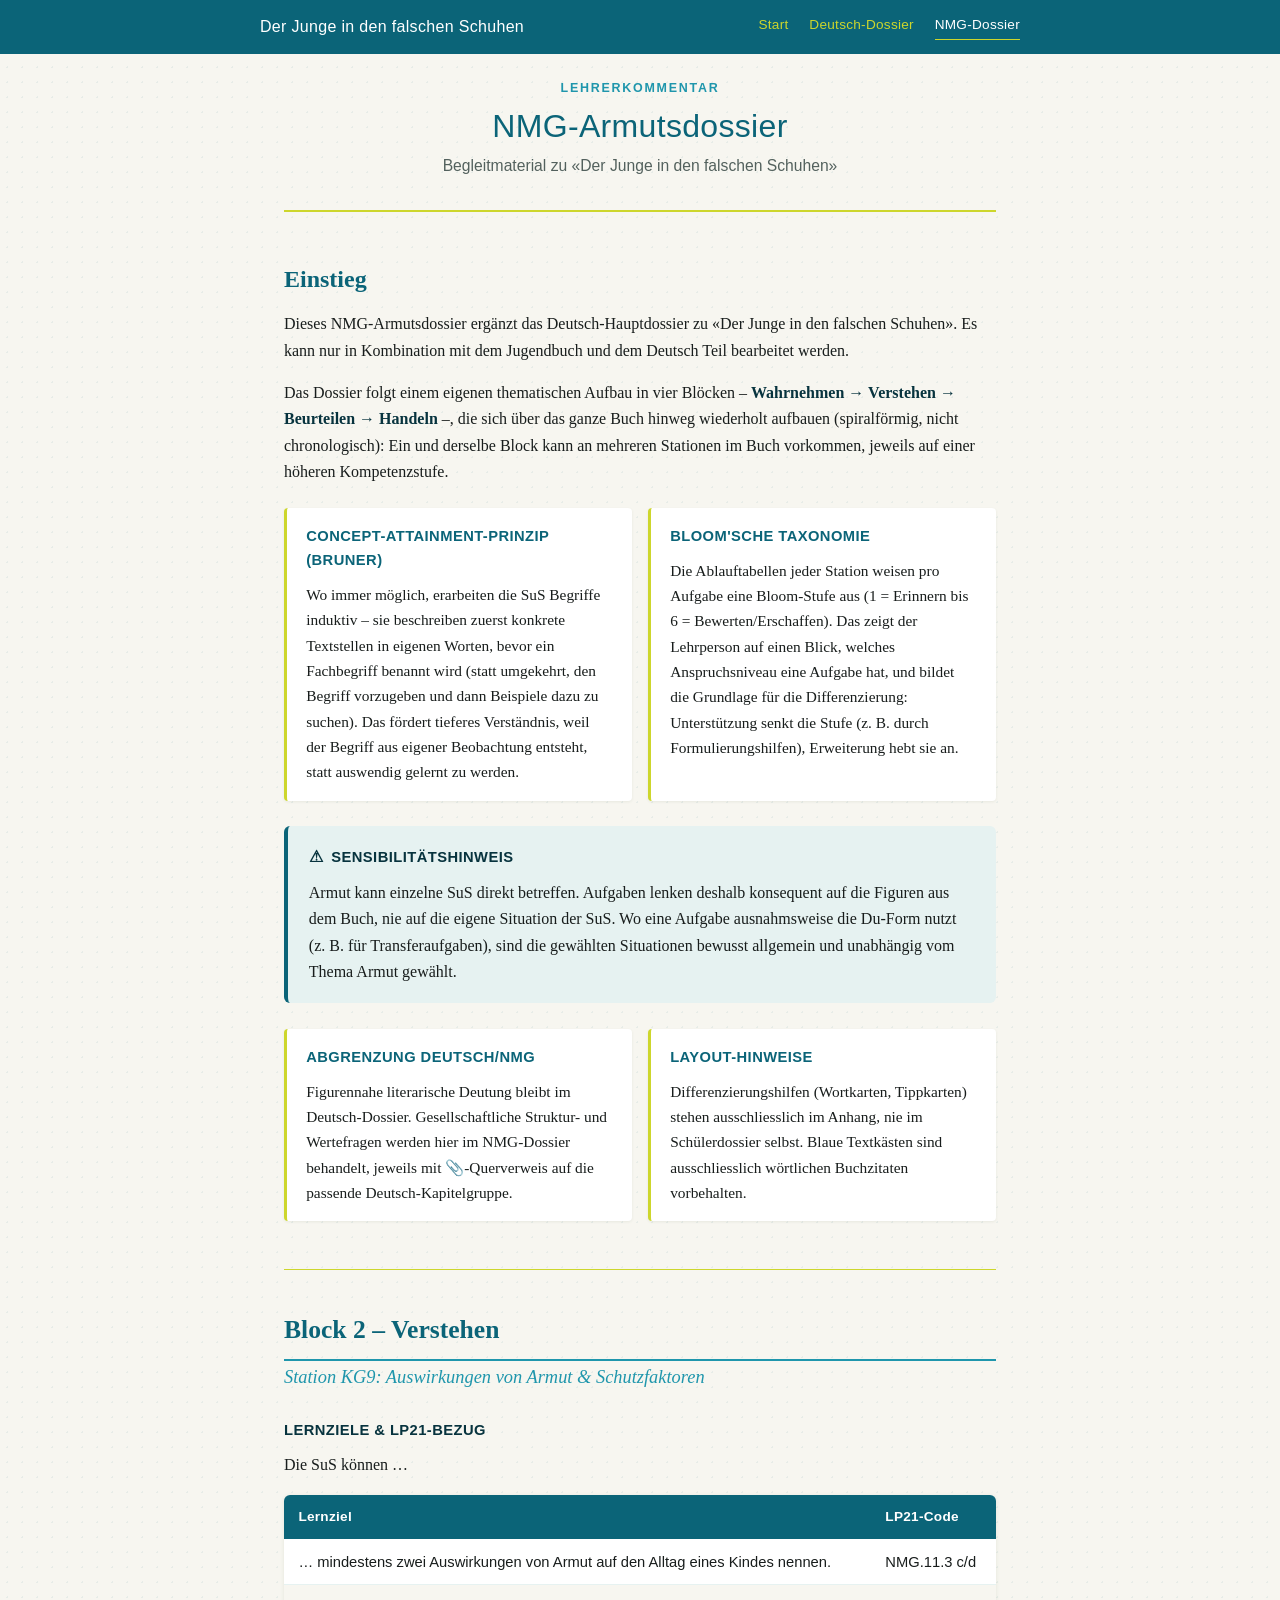
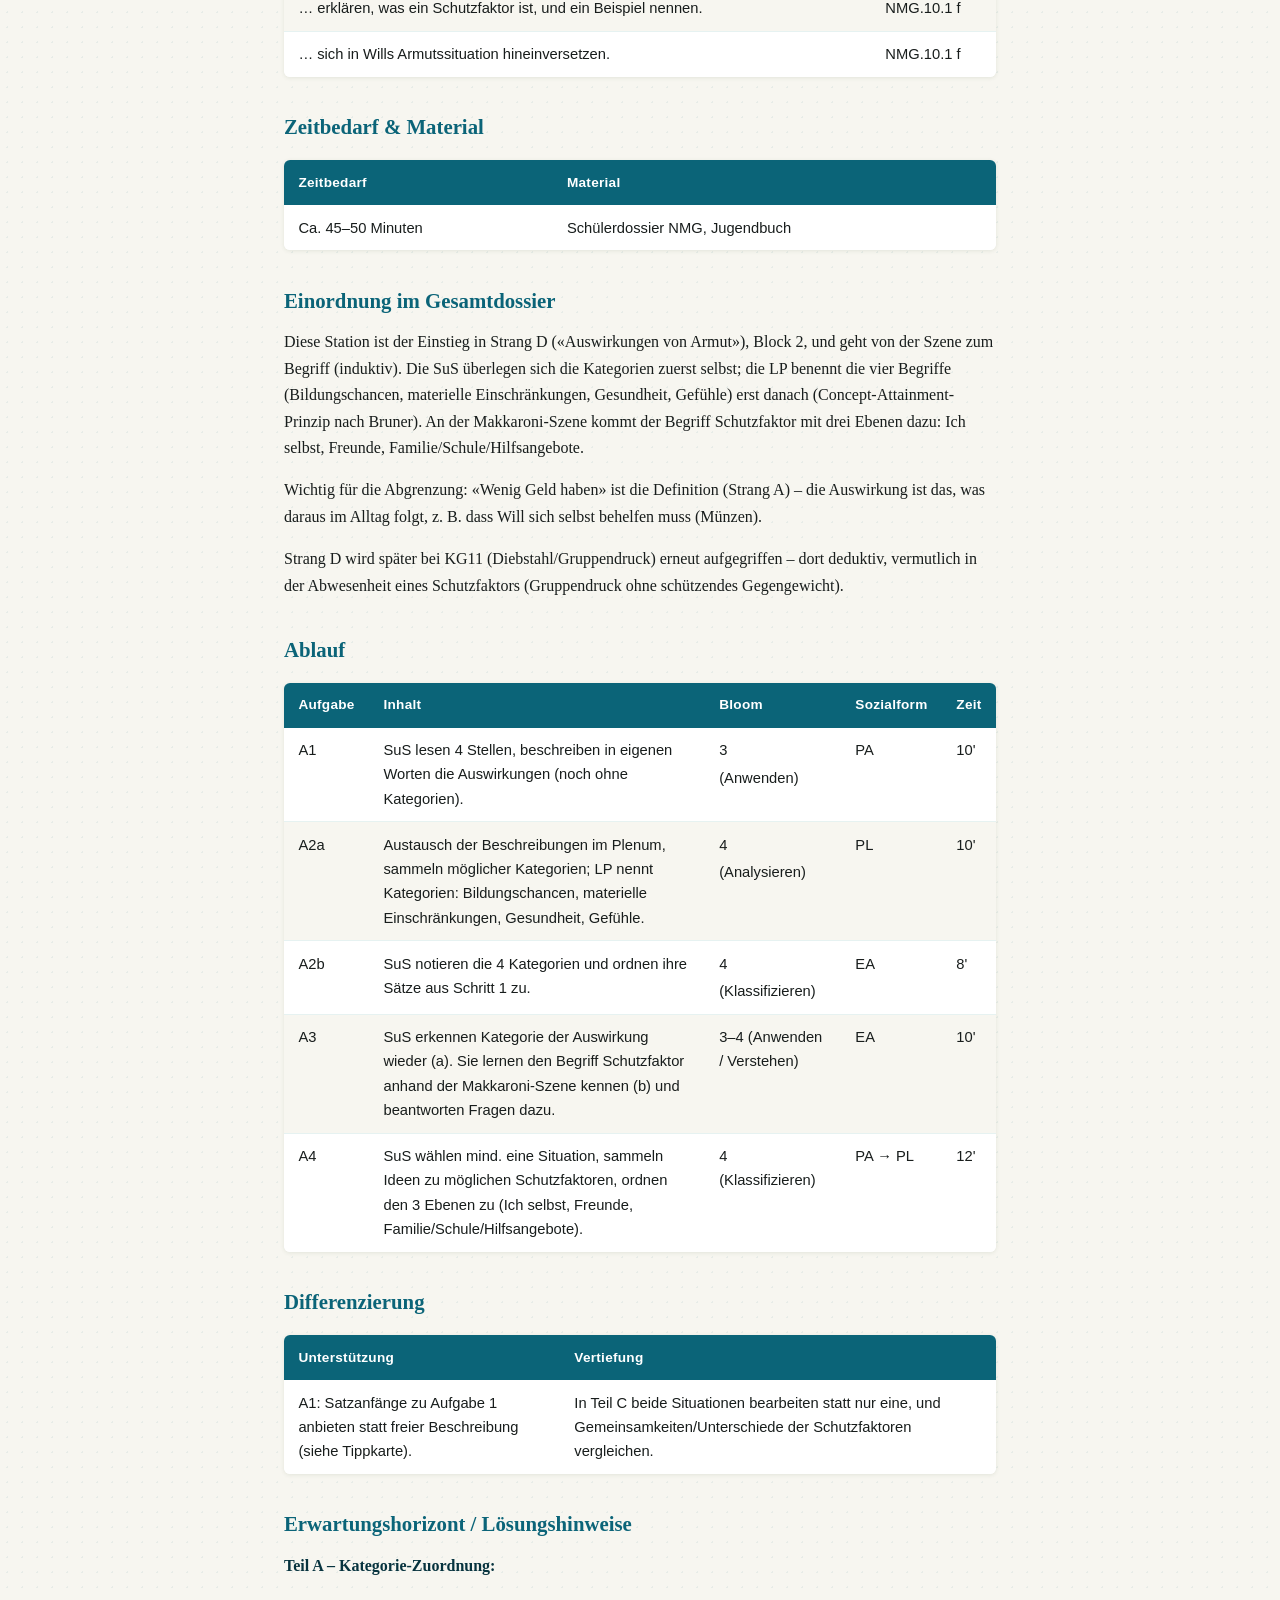
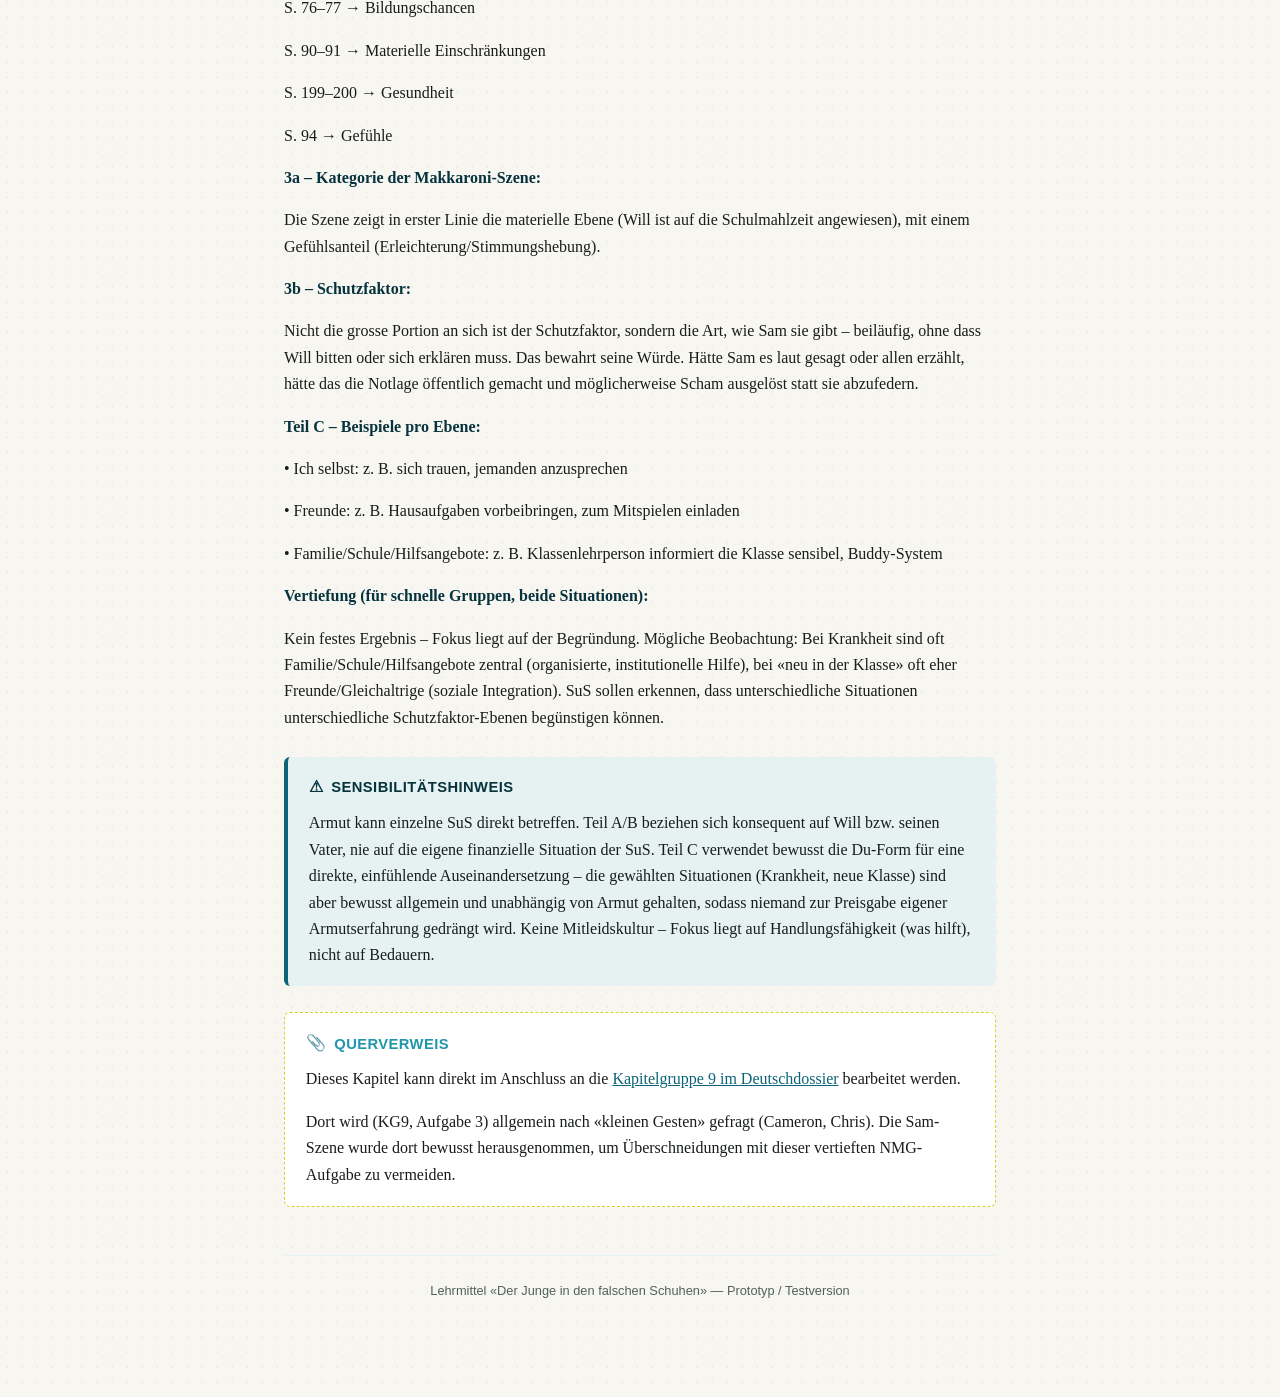
<file: nmg-kg9.html>
<!DOCTYPE html>
<html lang="de">
<head>
<meta charset="UTF-8">
<meta name="viewport" content="width=device-width, initial-scale=1">
<title>Lehrerkommentar – NMG-Armutsdossier</title>
<link rel="stylesheet" href="style.css">
</head>
<body>

<nav class="site-nav">
  <div class="site-nav-inner">
    <a class="site-nav-brand" href="index.html">Der Junge in den falschen Schuhen</a>
    <div class="site-nav-links">
      <a href="index.html">Start</a>
      <a href="deutsch-kg9.html">Deutsch-Dossier</a>
      <a href="nmg-kg9.html" class="active">NMG-Dossier</a>
    </div>
  </div>
</nav>

<div class="page">

  <header class="doc-header">
    <p class="doc-eyebrow">Lehrerkommentar</p>
    <h1 class="doc-title">NMG-Armutsdossier</h1>
    <p class="doc-subtitle">Begleitmaterial zu «Der Junge in den falschen Schuhen»</p>
  </header>

  <main>

<section class="intro">
<h2>Einstieg</h2>
<p>Dieses NMG-Armutsdossier ergänzt das Deutsch-Hauptdossier zu «Der Junge in den falschen Schuhen». Es kann nur in Kombination mit dem Jugendbuch und dem Deutsch Teil bearbeitet werden.</p>
<p>Das Dossier folgt einem eigenen thematischen Aufbau in vier Blöcken – <strong>Wahrnehmen → Verstehen → Beurteilen → Handeln</strong> –, die sich über das ganze Buch hinweg wiederholt aufbauen (spiralförmig, nicht chronologisch): Ein und derselbe Block kann an mehreren Stationen im Buch vorkommen, jeweils auf einer höheren Kompetenzstufe.</p>
<div class="concept-grid">
<div class="concept-card"><h3>Concept-Attainment-Prinzip (Bruner)</h3><p>Wo immer möglich, erarbeiten die SuS Begriffe induktiv – sie beschreiben zuerst konkrete Textstellen in eigenen Worten, bevor ein Fachbegriff benannt wird (statt umgekehrt, den Begriff vorzugeben und dann Beispiele dazu zu suchen). Das fördert tieferes Verständnis, weil der Begriff aus eigener Beobachtung entsteht, statt auswendig gelernt zu werden.</p></div>
<div class="concept-card"><h3>Bloom'sche Taxonomie</h3><p>Die Ablauftabellen jeder Station weisen pro Aufgabe eine Bloom-Stufe aus (1 = Erinnern bis 6 = Bewerten/Erschaffen). Das zeigt der Lehrperson auf einen Blick, welches Anspruchsniveau eine Aufgabe hat, und bildet die Grundlage für die Differenzierung: Unterstützung senkt die Stufe (z. B. durch Formulierungshilfen), Erweiterung hebt sie an.</p></div>
</div>
<div class="callout callout-sensitive"><h3><span class="callout-icon" aria-hidden="true">&#9888;</span> Sensibilitätshinweis</h3><p>Armut kann einzelne SuS direkt betreffen. Aufgaben lenken deshalb konsequent auf die Figuren aus dem Buch, nie auf die eigene Situation der SuS. Wo eine Aufgabe ausnahmsweise die Du-Form nutzt (z. B. für Transferaufgaben), sind die gewählten Situationen bewusst allgemein und unabhängig vom Thema Armut gewählt.</p></div>
<div class="concept-grid">
<div class="concept-card"><h3>Abgrenzung Deutsch/NMG</h3><p>Figurennahe literarische Deutung bleibt im Deutsch-Dossier. Gesellschaftliche Struktur- und Wertefragen werden hier im NMG-Dossier behandelt, jeweils mit 📎-Querverweis auf die passende Deutsch-Kapitelgruppe.</p></div>
<div class="concept-card"><h3>Layout-Hinweise</h3><p>Differenzierungshilfen (Wortkarten, Tippkarten) stehen ausschliesslich im Anhang, nie im Schülerdossier selbst. Blaue Textkästen sind ausschliesslich wörtlichen Buchzitaten vorbehalten.</p></div>
</div>
</section>

<section class="station">
<h1 id="block-2-verstehen">Block 2 – Verstehen</h1>
<h2 class="station-title" id="station-kg9-auswirkungen-von-armut-schutzfaktoren">Station KG9: Auswirkungen von Armut &amp; Schutzfaktoren</h2>
<h3 id="lernziele-lp21-bezug">Lernziele &amp; LP21-Bezug</h3>
<p>Die SuS können …</p>
<table><thead><tr class="header"><th>Lernziel</th><th>LP21-Code</th></tr></thead><tbody><tr class="odd"><td>… mindestens zwei Auswirkungen von Armut auf den Alltag eines Kindes nennen.</td><td>NMG.11.3 c/d</td></tr><tr class="even"><td>… erklären, was ein Schutzfaktor ist, und ein Beispiel nennen.</td><td>NMG.10.1 f</td></tr><tr class="odd"><td>… sich in Wills Armutssituation hineinversetzen.</td><td>NMG.10.1 f</td></tr></tbody></table>
<h2 id="zeitbedarf-material">Zeitbedarf &amp; Material</h2>
<table><thead><tr class="header"><th>Zeitbedarf</th><th>Material</th></tr></thead><tbody><tr class="odd"><td>Ca. 45–50 Minuten</td><td>Schülerdossier NMG, Jugendbuch</td></tr></tbody></table>
<h2 id="einordnung-im-gesamtdossier">Einordnung im Gesamtdossier</h2>
<p>Diese Station ist der Einstieg in Strang D («Auswirkungen von Armut»), Block 2, und geht von der Szene zum Begriff (induktiv). Die SuS überlegen sich die Kategorien zuerst selbst; die LP benennt die vier Begriffe (Bildungschancen, materielle Einschränkungen, Gesundheit, Gefühle) erst danach (Concept-Attainment-Prinzip nach Bruner). An der Makkaroni-Szene kommt der Begriff Schutzfaktor mit drei Ebenen dazu: Ich selbst, Freunde, Familie/Schule/Hilfsangebote.</p>
<p>Wichtig für die Abgrenzung: «Wenig Geld haben» ist die Definition (Strang A) – die Auswirkung ist das, was daraus im Alltag folgt, z. B. dass Will sich selbst behelfen muss (Münzen).</p>
<p>Strang D wird später bei KG11 (Diebstahl/Gruppendruck) erneut aufgegriffen – dort deduktiv, vermutlich in der Abwesenheit eines Schutzfaktors (Gruppendruck ohne schützendes Gegengewicht).</p>
<h2 id="ablauf">Ablauf</h2>
<table><thead><tr class="header"><th>Aufgabe</th><th>Inhalt</th><th>Bloom</th><th>Sozialform</th><th>Zeit</th></tr></thead><tbody><tr class="odd"><td>A1</td><td>SuS lesen 4 Stellen, beschreiben in eigenen Worten die Auswirkungen (noch ohne Kategorien).</td><td><p>3</p><p>(Anwenden)</p></td><td>PA</td><td>10'</td></tr><tr class="even"><td>A2a</td><td>Austausch der Beschreibungen im Plenum, sammeln möglicher Kategorien; LP nennt Kategorien: Bildungschancen, materielle Einschränkungen, Gesundheit, Gefühle.</td><td><p>4</p><p>(Analysieren)</p></td><td>PL</td><td>10'</td></tr><tr class="odd"><td>A2b</td><td>SuS notieren die 4 Kategorien und ordnen ihre Sätze aus Schritt 1 zu.</td><td><p>4</p><p>(Klassifizieren)</p></td><td>EA</td><td>8'</td></tr><tr class="even"><td>A3</td><td>SuS erkennen Kategorie der Auswirkung wieder (a). Sie lernen den Begriff Schutzfaktor anhand der Makkaroni-Szene kennen (b) und beantworten Fragen dazu.</td><td>3–4 (Anwenden / Verstehen)</td><td>EA</td><td>10'</td></tr><tr class="odd"><td>A4</td><td>SuS wählen mind. eine Situation, sammeln Ideen zu möglichen Schutzfaktoren, ordnen den 3 Ebenen zu (Ich selbst, Freunde, Familie/Schule/Hilfsangebote).</td><td>4 (Klassifizieren)</td><td>PA → PL</td><td>12'</td></tr></tbody></table>
<h2 id="differenzierung">Differenzierung</h2>
<table><thead><tr class="header"><th>Unterstützung</th><th>Vertiefung</th></tr></thead><tbody><tr class="odd"><td>A1: Satzanfänge zu Aufgabe 1 anbieten statt freier Beschreibung (siehe Tippkarte).</td><td>In Teil C beide Situationen bearbeiten statt nur eine, und Gemeinsamkeiten/Unterschiede der Schutzfaktoren vergleichen.</td></tr></tbody></table>
<h2 id="erwartungshorizont-lösungshinweise">Erwartungshorizont / Lösungshinweise</h2>
<p><strong>Teil A – Kategorie-Zuordnung:</strong></p>
<p>S. 76–77 → Bildungschancen</p>
<p>S. 90–91 → Materielle Einschränkungen</p>
<p>S. 199–200 → Gesundheit</p>
<p>S. 94 → Gefühle</p>
<p><strong>3a – Kategorie der Makkaroni-Szene:</strong></p>
<p>Die Szene zeigt in erster Linie die materielle Ebene (Will ist auf die Schulmahlzeit angewiesen), mit einem Gefühlsanteil (Erleichterung/Stimmungshebung).</p>
<p><strong>3b – Schutzfaktor:</strong></p>
<p>Nicht die grosse Portion an sich ist der Schutzfaktor, sondern die Art, wie Sam sie gibt – beiläufig, ohne dass Will bitten oder sich erklären muss. Das bewahrt seine Würde. Hätte Sam es laut gesagt oder allen erzählt, hätte das die Notlage öffentlich gemacht und möglicherweise Scham ausgelöst statt sie abzufedern.</p>
<p><strong>Teil C – Beispiele pro Ebene:</strong></p>
<p>• Ich selbst: z. B. sich trauen, jemanden anzusprechen</p>
<p>• Freunde: z. B. Hausaufgaben vorbeibringen, zum Mitspielen einladen</p>
<p>• Familie/Schule/Hilfsangebote: z. B. Klassenlehrperson informiert die Klasse sensibel, Buddy-System</p>
<p><strong>Vertiefung (für schnelle Gruppen, beide Situationen):</strong></p>
<p>Kein festes Ergebnis – Fokus liegt auf der Begründung. Mögliche Beobachtung: Bei Krankheit sind oft Familie/Schule/Hilfsangebote zentral (organisierte, institutionelle Hilfe), bei «neu in der Klasse» oft eher Freunde/Gleichaltrige (soziale Integration). SuS sollen erkennen, dass unterschiedliche Situationen unterschiedliche Schutzfaktor-Ebenen begünstigen können.</p>
<div class="callout callout-sensitive"><h3><span class="callout-icon" aria-hidden="true">&#9888;</span> Sensibilitätshinweis</h3><p>Armut kann einzelne SuS direkt betreffen. Teil A/B beziehen sich konsequent auf Will bzw. seinen Vater, nie auf die eigene finanzielle Situation der SuS. Teil C verwendet bewusst die Du-Form für eine direkte, einfühlende Auseinandersetzung – die gewählten Situationen (Krankheit, neue Klasse) sind aber bewusst allgemein und unabhängig von Armut gehalten, sodass niemand zur Preisgabe eigener Armutserfahrung gedrängt wird. Keine Mitleidskultur – Fokus liegt auf Handlungsfähigkeit (was hilft), nicht auf Bedauern.</p></div>
<div class="callout callout-crossref"><h3><span class="callout-icon" aria-hidden="true">&#128206;</span> Querverweis</h3><p>Dieses Kapitel kann direkt im Anschluss an die <a href="deutsch-kg9.html">Kapitelgruppe 9 im Deutschdossier</a> bearbeitet werden.</p><p>Dort wird (KG9, Aufgabe 3) allgemein nach «kleinen Gesten» gefragt (Cameron, Chris). Die Sam-Szene wurde dort bewusst herausgenommen, um Überschneidungen mit dieser vertieften NMG-Aufgabe zu vermeiden.</p></div>
</section>

  </main>

  <footer class="site-footer">
    <p>Lehrmittel «Der Junge in den falschen Schuhen» — Prototyp / Testversion</p>
  </footer>

</div>
</body>
</html>
</file>
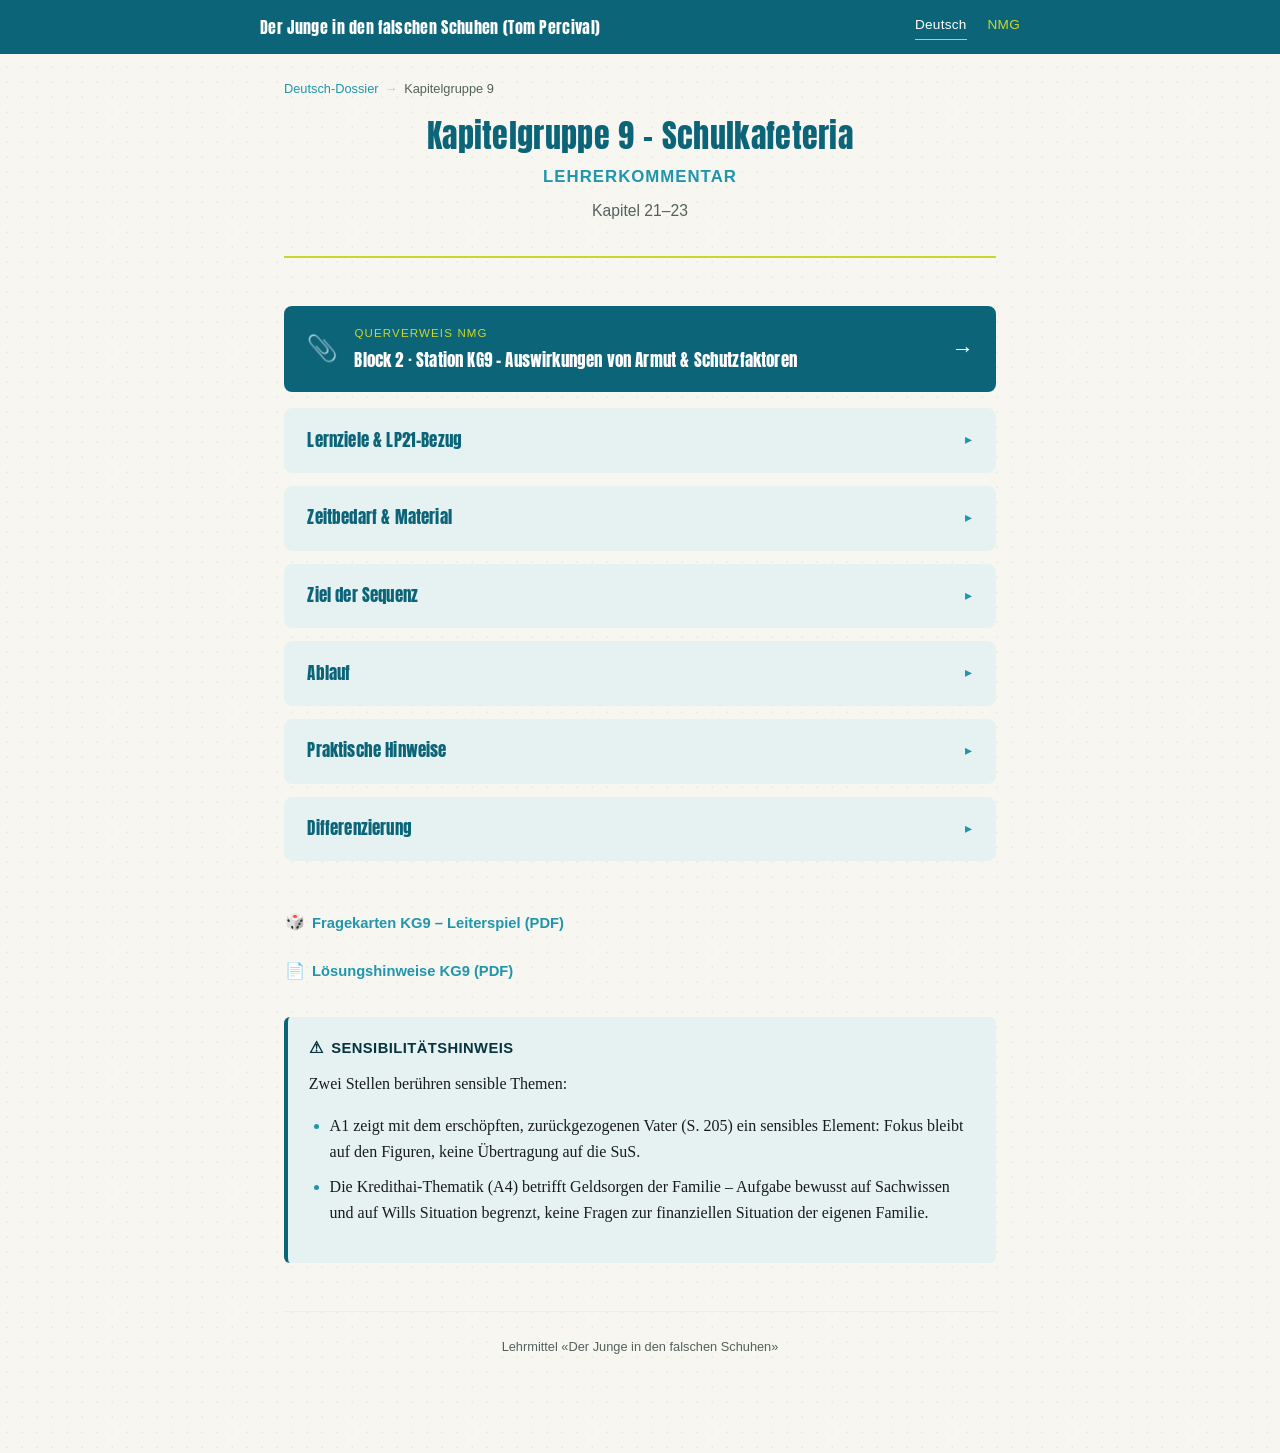
<file: deutsch/kg9.html>
<!DOCTYPE html>
<html lang="de">
<head>
<meta charset="UTF-8">
<meta name="viewport" content="width=device-width, initial-scale=1">
<title>Lehrerkommentar – Deutsch KG9</title>
<link rel="preconnect" href="https://fonts.googleapis.com">
<link rel="preconnect" href="https://fonts.gstatic.com" crossorigin>
<link href="https://fonts.googleapis.com/css2?family=Anton&display=swap" rel="stylesheet">
<link rel="stylesheet" href="../style.css">
</head>
<body>

<nav class="site-nav">
  <div class="site-nav-inner">
    <a class="site-nav-brand" href="../index.html">Der Junge in den falschen Schuhen (Tom Percival)</a>
    <div class="site-nav-links">
      <a href="index.html" class="active">Deutsch</a>
      <a href="../nmg/index.html">NMG</a>
    </div>
  </div>
</nav>

<div class="page">

  <p class="breadcrumb"><a href="index.html">Deutsch-Dossier</a><span class="sep">→</span>Kapitelgruppe 9</p>

  <header class="doc-header">
    <h1 class="doc-title">Kapitelgruppe 9 – Schulkafeteria</h1>
    <p class="doc-label">Lehrerkommentar</p>
    <p class="doc-subtitle">Kapitel 21–23</p>
  </header>

  <main>

<a class="crossref-box" href="../nmg/kg9.html">
  <span class="crossref-box-icon" aria-hidden="true">📎</span>
  <span class="crossref-box-text">
    <p class="crossref-box-label">Querverweis NMG</p>
    <p class="crossref-box-title">Block 2 · Station KG9 – Auswirkungen von Armut &amp; Schutzfaktoren</p>
  </span>
  <span class="crossref-box-arrow" aria-hidden="true">→</span>
</a>

<div class="topic-accordion">

<details class="intro-toggle">
<summary>Lernziele &amp; LP21-Bezug <span class="toggle-icon" aria-hidden="true">▸</span></summary>
<div class="intro-toggle-body">
<p>Die Schülerinnen und Schüler (SuS) können …</p>
<table><thead><tr class="header"><th>Lernziel</th><th>LP21-Code</th></tr></thead><tbody>
<tr class="odd"><td>… die Höhe- und Tiefpunkte einer Handlung erkennen und als Verlauf darstellen.</td><td><a href="https://gr-d.lehrplan.ch/index.php?code=a%7C1%7C11%7C2%7C3%7C1" target="_blank" rel="noopener">D.2.C.1 f</a></td></tr>
<tr class="even"><td>… erklären, warum kleine Gesten für eine Figur wichtig sind, und beurteilen, warum sie nicht für alle Menschen gleich viel bedeuten.</td><td><a href="https://gr-d.lehrplan.ch/index.php?code=a%7C1%7C11%7C6%7C1%7C2" target="_blank" rel="noopener">D.6.A.2 e/f</a></td></tr>
<tr class="odd"><td>… mit Hilfe einer KI Sachwissen einholen, es überprüfen und auf Wills Situation beziehen.</td><td><a href="https://gr-d.lehrplan.ch/index.php?code=a%7C1%7C11%7C2%7C2%7C1" target="_blank" rel="noopener">D.2.B.1 f</a> / <a href="https://gr-d.lehrplan.ch/index.php?code=a%7C10%7C0%7C1%7C0%7C2" target="_blank" rel="noopener">MI.1.2</a></td></tr>
</tbody></table>
</div>
</details>

<details class="intro-toggle">
<summary>Zeitbedarf &amp; Material <span class="toggle-icon" aria-hidden="true">▸</span></summary>
<div class="intro-toggle-body">
<table><thead><tr class="header"><th>Zeitbedarf</th><th>Material</th></tr></thead><tbody>
<tr class="odd"><td>Ca. 1–2 Lektionen</td><td>Deutschdossier, Jugendbuch, Gerät für KI-Zugriff (pro Paar, empfohlen: Fobizz), <a href="anhang/kredithai.pdf" target="_blank" rel="noopener">zweite Quelle «Kredithai»</a></td></tr>
</tbody></table>
</div>
</details>

<details class="intro-toggle">
<summary>Ziel der Sequenz <span class="toggle-icon" aria-hidden="true">▸</span></summary>
<div class="intro-toggle-body">
<p>Die SuS verfolgen Wills Gefühlsverlauf über drei Kapitel hinweg, setzen sich mit der subjektiven Bedeutung kleiner Gesten auseinander und nutzen erstmals im Dossier eine KI als geprüfte Wissensquelle zur Erarbeitung einer Nebenhandlung.</p>
</div>
</details>

<details class="intro-toggle">
<summary>Ablauf <span class="toggle-icon" aria-hidden="true">▸</span></summary>
<div class="intro-toggle-body">
<p class="table-legend">EA = Einzelarbeit, PA = Partnerarbeit</p>
<table><thead><tr class="header"><th>Aufgabe</th><th>Inhalt</th><th>Sozialform</th><th>Zeit</th></tr></thead><tbody>
<tr class="odd"><td>A1<br><em>(Während dem Lesen)</em></td><td>SuS zeichnen während des Lesens eine Kurve mit Hoch- und Tiefpunkten (mind. 5 Punkte, mit Seitenzahl belegt). <em>Optional: Mini-Gruppenpuzzle, siehe Praktische Hinweise.</em></td><td>EA</td><td>15' (nur Kurve, ohne Lesen)</td></tr>
<tr class="even"><td>A2<br><em>(Nach dem Lesen)</em></td><td>SuS ergänzen drei vorgegebene Satzstarter zum Kapitelinhalt (z. B. «In der Cafeteria erlebt Will …», «Für Will wird alles besser …», «Am Ende von Kapitel 23 …»).</td><td>EA</td><td>10'</td></tr>
<tr class="odd"><td>A3<br><em>(Nach dem Lesen)</em></td><td>SuS erklären, warum zwei vorgegebene kleine Gesten (Camerons Versöhnung, Chris' Verteidigung gegenüber Zayn) Will so viel bedeuten (a), und überlegen zu zweit, ob solche Gesten allen Menschen gleich viel bedeuten (b).</td><td>EA → PA</td><td>15'</td></tr>
<tr class="even"><td>A4<br><em>(Nach dem Lesen)</em></td><td>SuS lassen sich von einer KI erklären, was ein Kredithai ist (a), prüfen die Antwort anhand der <a href="anhang/kredithai.pdf" target="_blank" rel="noopener">Zweitquelle</a> (b) und beziehen das Wissen auf die Gefahr für Wills Familie (c).</td><td>EA → PA</td><td>15'</td></tr>
<tr class="odd"><td>Lesetagebuch</td><td>SuS bearbeiten den Impuls im Dossier – offen in Form und Umfang</td><td>EA</td><td>offen</td></tr>
</tbody></table>
</div>
</details>

<details class="intro-toggle">
<summary>Praktische Hinweise <span class="toggle-icon" aria-hidden="true">▸</span></summary>
<div class="intro-toggle-body">
<p><strong>A1:</strong> Optional – Nach dem Sammeln der Kernpunkte können die Kinder noch einmal nachlesen und sich austauschen (Mini-Gruppenpuzzle – je eine Gruppe wird «Expertin» für ein Ereignis, siehe Lösungen, liest die entsprechende Textstelle genau nach und erklärt sie den anderen; gemeinsam wird danach die Kurve rekonstruiert).</p>
<p><strong>A3:</strong> Sam-Szene (S. 215–217) wird im NMG-Dossier behandelt, deshalb hier nicht erwähnt.</p>
<p><strong>A4:</strong></p>
<ul class="plain-list">
<li>Nur schulisch geeignete, datenschutzkonforme KI-Tools verwenden (z. B. Fobizz – anonymisierter Zugangscode, kein Schülerkonto). Keine Eingabe persönlicher Daten der SuS.</li>
<li>Die <a href="anhang/kredithai.pdf" target="_blank" rel="noopener">Kredithai-Kopiervorlage</a> wurde inhaltlich anhand von Wiktionary (Begriffsdefinition) und moneyland.ch (Angaben zum Konsumkreditgesetz) geprüft (Stand: 04.08.2026).</li>
</ul>
</div>
</details>

<details class="intro-toggle">
<summary>Differenzierung <span class="toggle-icon" aria-hidden="true">▸</span></summary>
<div class="intro-toggle-body">
<table><thead><tr class="header"><th>Unterstützung</th><th>Erweiterung</th></tr></thead><tbody>
<tr class="odd"><td><p><span class="underline">A1</span>: Hoch-/Tiefpunkt bereits mit Seite vorgeben</p><p><span class="underline">A3a</span>: Tippkarte mit Auswahl an Gefühlsadjektiven</p><p><span class="underline">A4</span>: KI-Antwort &amp; Zweitquelle nur mündlich vergleichen</p></td><td><p><span class="underline">A1</span>: zusätzlich begründen, warum ein Punkt Hoch- oder Tiefpunkt ist</p><p><span class="underline">A3b</span>: Gegenbeispiel im Buch suchen</p><p><span class="underline">A4c</span>: zweite, nicht explizit erwähnte Gefahr für Wills Familie ergänzen</p></td></tr>
</tbody></table>

<a class="tip-link" href="tippkarten/kg9-a3a.pdf" download><span class="tip-link-icon" aria-hidden="true">💡</span> Tippkarte A3a – Gefühlsadjektive (PDF)</a>
</div>
</details>

</div>

<a class="tip-link" href="fragekarten/kg9.pdf" download><span class="tip-link-icon" aria-hidden="true">🎲</span> Fragekarten KG9 – Leiterspiel (PDF)</a>

<a class="tip-link" href="loesungen/kg9.pdf" download><span class="tip-link-icon" aria-hidden="true">📄</span> Lösungshinweise KG9 (PDF)</a>

<div class="callout callout-sensitive"><h3><span class="callout-icon" aria-hidden="true">&#9888;</span> Sensibilitätshinweis</h3><p>Zwei Stellen berühren sensible Themen:</p><ul class="plain-list"><li>A1 zeigt mit dem erschöpften, zurückgezogenen Vater (S. 205) ein sensibles Element: Fokus bleibt auf den Figuren, keine Übertragung auf die SuS.</li><li>Die Kredithai-Thematik (A4) betrifft Geldsorgen der Familie – Aufgabe bewusst auf Sachwissen und auf Wills Situation begrenzt, keine Fragen zur finanziellen Situation der eigenen Familie.</li></ul></div>

  </main>

  <footer class="site-footer">
    <p>Lehrmittel «Der Junge in den falschen Schuhen»</p>
  </footer>

</div>
</body>
</html>
</file>
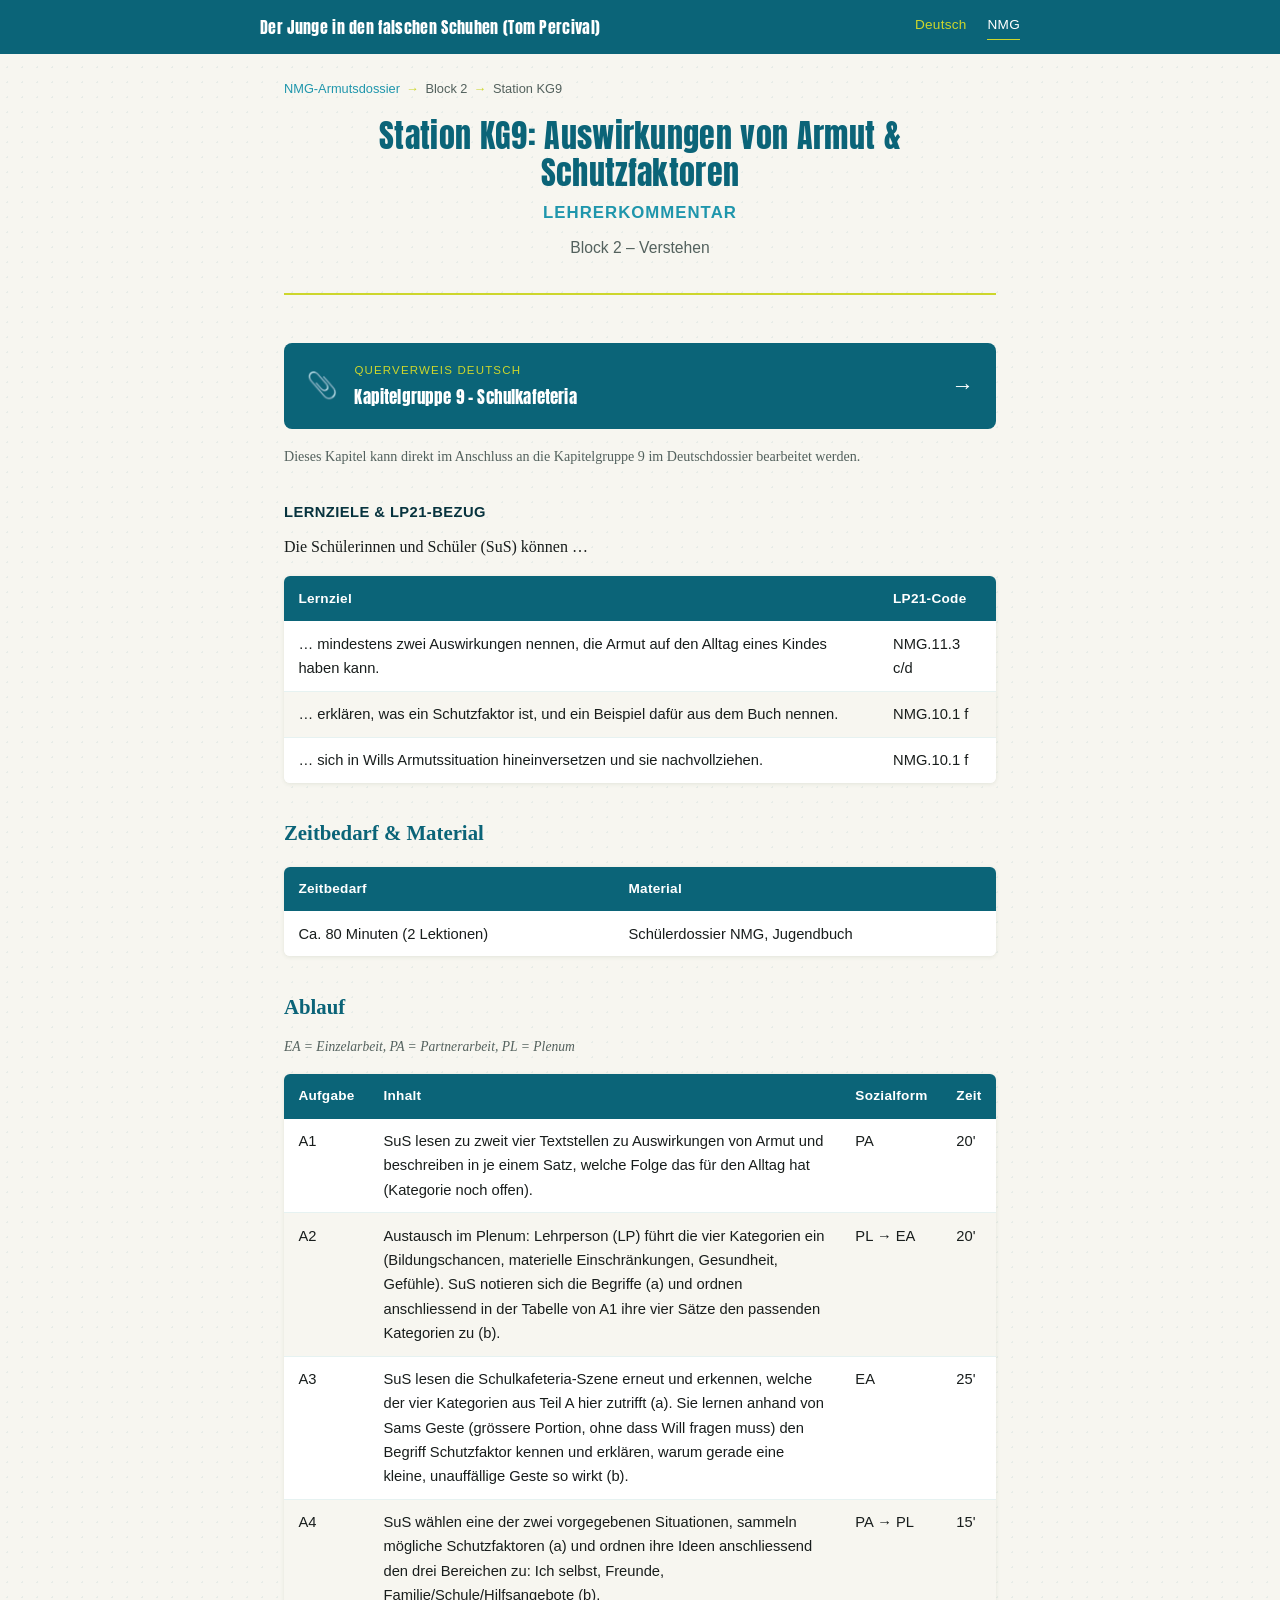
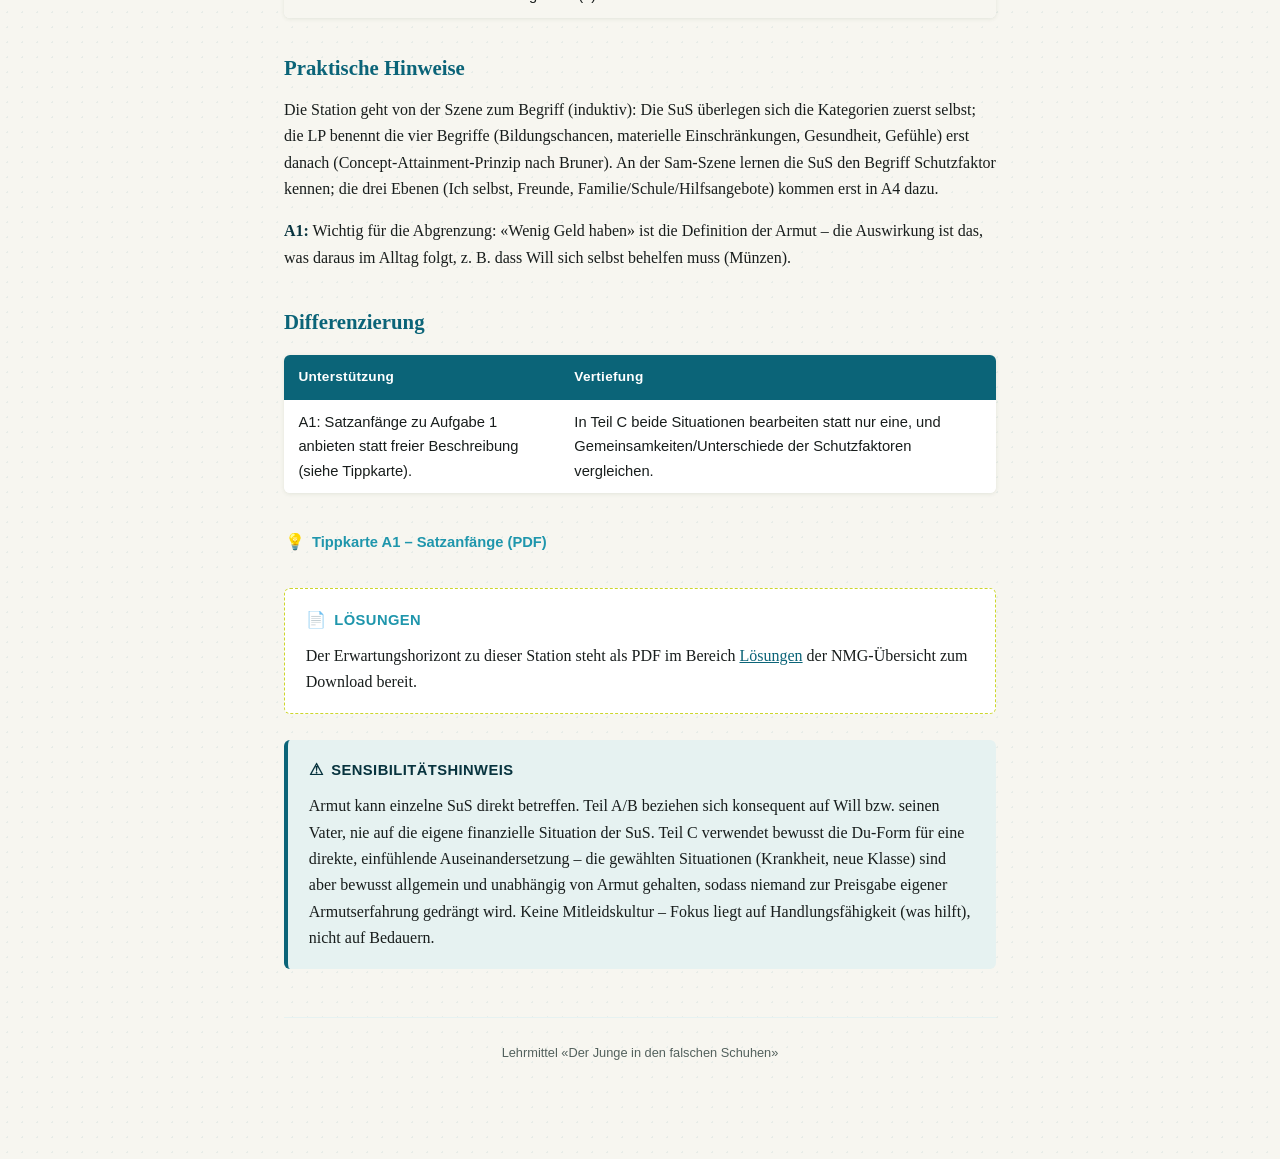
<file: nmg/kg9.html>
<!DOCTYPE html>
<html lang="de">
<head>
<meta charset="UTF-8">
<meta name="viewport" content="width=device-width, initial-scale=1">
<title>Lehrerkommentar – NMG KG9</title>
<link rel="preconnect" href="https://fonts.googleapis.com">
<link rel="preconnect" href="https://fonts.gstatic.com" crossorigin>
<link href="https://fonts.googleapis.com/css2?family=Anton&display=swap" rel="stylesheet">
<link rel="stylesheet" href="../style.css">
</head>
<body>

<nav class="site-nav">
  <div class="site-nav-inner">
    <a class="site-nav-brand" href="../index.html">Der Junge in den falschen Schuhen (Tom Percival)</a>
    <div class="site-nav-links">
      <a href="../deutsch/index.html">Deutsch</a>
      <a href="index.html" class="active">NMG</a>
    </div>
  </div>
</nav>

<div class="page">

  <p class="breadcrumb"><a href="index.html">NMG-Armutsdossier</a><span class="sep">→</span>Block 2<span class="sep">→</span>Station KG9</p>

  <header class="doc-header">
    <h1 class="doc-title">Station KG9: Auswirkungen von Armut &amp; Schutzfaktoren</h1>
    <p class="doc-label">Lehrerkommentar</p>
    <p class="doc-subtitle">Block 2 – Verstehen</p>
  </header>

  <main>

<a class="crossref-box" href="../deutsch/kg9.html">
  <span class="crossref-box-icon" aria-hidden="true">📎</span>
  <span class="crossref-box-text">
    <p class="crossref-box-label">Querverweis Deutsch</p>
    <p class="crossref-box-title">Kapitelgruppe 9 – Schulkafeteria</p>
  </span>
  <span class="crossref-box-arrow" aria-hidden="true">→</span>
</a>
<p class="crossref-note">Dieses Kapitel kann direkt im Anschluss an die Kapitelgruppe 9 im Deutschdossier bearbeitet werden.</p>

<h3 id="lernziele-lp21-bezug">Lernziele &amp; LP21-Bezug</h3>
<p>Die Schülerinnen und Schüler (SuS) können …</p>
<table><thead><tr class="header"><th>Lernziel</th><th>LP21-Code</th></tr></thead><tbody><tr class="odd"><td>… mindestens zwei Auswirkungen nennen, die Armut auf den Alltag eines Kindes haben kann.</td><td>NMG.11.3 c/d</td></tr><tr class="even"><td>… erklären, was ein Schutzfaktor ist, und ein Beispiel dafür aus dem Buch nennen.</td><td>NMG.10.1 f</td></tr><tr class="odd"><td>… sich in Wills Armutssituation hineinversetzen und sie nachvollziehen.</td><td>NMG.10.1 f</td></tr></tbody></table>
<h2 id="zeitbedarf-material">Zeitbedarf &amp; Material</h2>
<table><thead><tr class="header"><th>Zeitbedarf</th><th>Material</th></tr></thead><tbody><tr class="odd"><td>Ca. 80 Minuten (2 Lektionen)</td><td>Schülerdossier NMG, Jugendbuch</td></tr></tbody></table>
<h2 id="ablauf">Ablauf</h2>
<p class="table-legend">EA = Einzelarbeit, PA = Partnerarbeit, PL = Plenum</p>
<table><thead><tr class="header"><th>Aufgabe</th><th>Inhalt</th><th>Sozialform</th><th>Zeit</th></tr></thead><tbody><tr class="odd"><td>A1</td><td>SuS lesen zu zweit vier Textstellen zu Auswirkungen von Armut und beschreiben in je einem Satz, welche Folge das für den Alltag hat (Kategorie noch offen).</td><td>PA</td><td>20'</td></tr><tr class="even"><td>A2</td><td>Austausch im Plenum: Lehrperson (LP) führt die vier Kategorien ein (Bildungschancen, materielle Einschränkungen, Gesundheit, Gefühle). SuS notieren sich die Begriffe (a) und ordnen anschliessend in der Tabelle von A1 ihre vier Sätze den passenden Kategorien zu (b).</td><td>PL → EA</td><td>20'</td></tr><tr class="odd"><td>A3</td><td>SuS lesen die Schulkafeteria-Szene erneut und erkennen, welche der vier Kategorien aus Teil A hier zutrifft (a). Sie lernen anhand von Sams Geste (grössere Portion, ohne dass Will fragen muss) den Begriff Schutzfaktor kennen und erklären, warum gerade eine kleine, unauffällige Geste so wirkt (b).</td><td>EA</td><td>25'</td></tr><tr class="even"><td>A4</td><td>SuS wählen eine der zwei vorgegebenen Situationen, sammeln mögliche Schutzfaktoren (a) und ordnen ihre Ideen anschliessend den drei Bereichen zu: Ich selbst, Freunde, Familie/Schule/Hilfsangebote (b).</td><td>PA → PL</td><td>15'</td></tr></tbody></table>
<h2 id="praktische-hinweise">Praktische Hinweise</h2>
<p>Die Station geht von der Szene zum Begriff (induktiv): Die SuS überlegen sich die Kategorien zuerst selbst; die LP benennt die vier Begriffe (Bildungschancen, materielle Einschränkungen, Gesundheit, Gefühle) erst danach (Concept-Attainment-Prinzip nach Bruner). An der Sam-Szene lernen die SuS den Begriff Schutzfaktor kennen; die drei Ebenen (Ich selbst, Freunde, Familie/Schule/Hilfsangebote) kommen erst in A4 dazu.</p>
<p><strong>A1:</strong> Wichtig für die Abgrenzung: «Wenig Geld haben» ist die Definition der Armut – die Auswirkung ist das, was daraus im Alltag folgt, z. B. dass Will sich selbst behelfen muss (Münzen).</p>
<h2 id="differenzierung">Differenzierung</h2>
<table><thead><tr class="header"><th>Unterstützung</th><th>Vertiefung</th></tr></thead><tbody><tr class="odd"><td>A1: Satzanfänge zu Aufgabe 1 anbieten statt freier Beschreibung (siehe Tippkarte).</td><td>In Teil C beide Situationen bearbeiten statt nur eine, und Gemeinsamkeiten/Unterschiede der Schutzfaktoren vergleichen.</td></tr></tbody></table>

<a class="tip-link" href="tippkarten/kg9-a1.pdf" download><span class="tip-link-icon" aria-hidden="true">💡</span> Tippkarte A1 – Satzanfänge (PDF)</a>

<div class="callout callout-crossref"><h3><span class="callout-icon" aria-hidden="true">📄</span> Lösungen</h3><p>Der Erwartungshorizont zu dieser Station steht als PDF im Bereich <a href="index.html#loesungen">Lösungen</a> der NMG-Übersicht zum Download bereit.</p></div>

<div class="callout callout-sensitive"><h3><span class="callout-icon" aria-hidden="true">&#9888;</span> Sensibilitätshinweis</h3><p>Armut kann einzelne SuS direkt betreffen. Teil A/B beziehen sich konsequent auf Will bzw. seinen Vater, nie auf die eigene finanzielle Situation der SuS. Teil C verwendet bewusst die Du-Form für eine direkte, einfühlende Auseinandersetzung – die gewählten Situationen (Krankheit, neue Klasse) sind aber bewusst allgemein und unabhängig von Armut gehalten, sodass niemand zur Preisgabe eigener Armutserfahrung gedrängt wird. Keine Mitleidskultur – Fokus liegt auf Handlungsfähigkeit (was hilft), nicht auf Bedauern.</p></div>

  </main>

  <footer class="site-footer">
    <p>Lehrmittel «Der Junge in den falschen Schuhen»</p>
  </footer>

</div>
</body>
</html>
</file>
<file: style.css>
:root {
  /* Palette abgeleitet vom Buchcover "Der Junge in den falschen Schuhen":
     Türkis/Petrol (Cover-Hintergrund), Lime-Gelb (Titelschrift), Tinte-Schwarz (Innenillustrationen) */
  --forest: #0b6478;
  --forest-dark: #07333e;
  --sage: #1f96ac;
  --olive: #cdd62c;
  --ivory: #f7f6f0;
  --white: #ffffff;
  --sand: #e6f2f1;
  --text: #181d1c;
  --text-muted: #53615d;
  --terracotta: #9aa61c;
  --display-font: "Anton", "Helvetica Neue", Arial, sans-serif;
}

* { box-sizing: border-box; }

body {
  margin: 0;
  background: var(--ivory);
  background-image: radial-gradient(rgba(11, 100, 120, 0.07) 1px, transparent 1px);
  background-size: 15px 15px;
  color: var(--text);
  font-family: "Iowan Old Style", "Palatino Linotype", Georgia, "Noto Serif", serif;
  line-height: 1.65;
  -webkit-font-smoothing: antialiased;
}

a { color: var(--forest); }

.page {
  max-width: 760px;
  margin: 0 auto;
  padding: 1.5rem 1.5rem 5rem;
}

/* -------- Top navigation -------- */
.site-nav {
  background: var(--forest);
  padding: 0.85rem 1.5rem;
}

.site-nav-inner {
  max-width: 760px;
  margin: 0 auto;
  display: flex;
  align-items: center;
  justify-content: space-between;
  flex-wrap: wrap;
  gap: 0.6rem;
  font-family: "Helvetica Neue", Arial, sans-serif;
}

.site-nav-brand {
  color: var(--white);
  font-family: var(--display-font);
  font-weight: 400;
  font-size: 1rem;
  letter-spacing: 0.02em;
  text-decoration: none;
}

.site-nav-links {
  display: flex;
  gap: 1.3rem;
  flex-wrap: wrap;
}

.site-nav-links a {
  color: var(--olive);
  text-decoration: none;
  font-size: 0.85rem;
  letter-spacing: 0.02em;
  padding-bottom: 2px;
  border-bottom: 1px solid transparent;
  transition: color 0.15s, border-color 0.15s;
}

.site-nav-links a:hover,
.site-nav-links a.active {
  color: var(--white);
  border-bottom-color: var(--olive);
}

/* -------- Document header -------- */
.doc-header {
  text-align: center;
  margin-bottom: 3rem;
  padding-bottom: 2rem;
  border-bottom: 2px solid var(--olive);
}

.doc-eyebrow {
  font-family: "Helvetica Neue", Arial, sans-serif;
  font-size: 0.78rem;
  letter-spacing: 0.14em;
  text-transform: uppercase;
  color: var(--sage);
  font-weight: 600;
  margin: 0 0 0.6rem;
}

.doc-title {
  font-family: var(--display-font);
  font-weight: 400;
  font-size: 2rem;
  letter-spacing: 0.01em;
  color: var(--forest);
  margin: 0 0 0.5rem;
  line-height: 1.15;
  border: none;
  padding: 0;
}

.doc-subtitle {
  font-family: "Helvetica Neue", Arial, sans-serif;
  font-size: 0.98rem;
  color: var(--text-muted);
  margin: 0;
}

.doc-label {
  font-family: "Helvetica Neue", Arial, sans-serif;
  font-size: 1.05rem;
  letter-spacing: 0.06em;
  text-transform: uppercase;
  color: var(--sage);
  font-weight: 700;
  margin: 0 0 0.6rem;
}

.doc-label + .doc-subtitle { margin-top: -0.1rem; }

/* -------- Headings -------- */
h1 {
  font-family: "Iowan Old Style", "Palatino Linotype", Georgia, serif;
  font-size: 1.6rem;
  color: var(--forest);
  margin: 2.6rem 0 0.4rem;
  padding-bottom: 0.5rem;
  border-bottom: 2px solid var(--sage);
}

h1:first-of-type { margin-top: 0; }

h2 {
  font-family: "Iowan Old Style", "Palatino Linotype", Georgia, serif;
  font-size: 1.3rem;
  color: var(--forest);
  margin: 2.1rem 0 0.7rem;
}

h2.station-title {
  font-size: 1.15rem;
  color: var(--sage);
  font-style: italic;
  font-weight: 400;
  margin-top: -0.3rem;
  margin-bottom: 1.6rem;
}

h3 {
  font-family: "Helvetica Neue", Arial, sans-serif;
  font-size: 0.92rem;
  letter-spacing: 0.03em;
  text-transform: uppercase;
  color: var(--forest-dark);
  font-weight: 700;
  margin: 1.6rem 0 0.6rem;
}

p { margin: 0 0 1rem; }

strong { color: var(--forest-dark); }

.underline { text-decoration: underline; text-decoration-color: var(--olive); }

/* -------- Plain lists -------- */
ul.plain-list {
  margin: 0 0 1.2rem;
  padding-left: 1.3rem;
}

ul.plain-list li {
  margin-bottom: 0.5rem;
}

ul.plain-list li::marker {
  color: var(--sage);
}

/* -------- Intro section -------- */
section.intro { margin-bottom: 1rem; }

section.intro > h2:first-child {
  font-size: 1.5rem;
  margin-top: 0;
}

/* -------- Concept cards -------- */
.concept-grid {
  display: grid;
  grid-template-columns: 1fr 1fr;
  gap: 1rem;
  margin: 1.4rem 0;
}

.concept-card {
  background: var(--white);
  border-left: 3px solid var(--olive);
  border-radius: 4px;
  padding: 1rem 1.2rem;
  box-shadow: 0 1px 3px rgba(45, 74, 43, 0.08);
}

.concept-card h3 { margin-top: 0; color: var(--forest); }
.concept-card p { margin-bottom: 0; font-size: 0.96rem; color: var(--text); }
.concept-card p + p { margin-top: 0.6rem; }

@media (max-width: 620px) {
  .concept-grid { grid-template-columns: 1fr; }
}

/* -------- Callouts -------- */
.callout {
  border-radius: 6px;
  padding: 1.1rem 1.3rem;
  margin: 1.6rem 0;
}

.callout h3 {
  margin-top: 0;
  display: flex;
  align-items: center;
  gap: 0.5rem;
}

.callout p:last-child { margin-bottom: 0; }

.callout-sensitive {
  background: var(--sand);
  border-left: 4px solid var(--forest);
}

.callout-sensitive h3 { color: var(--forest-dark); }

.callout-crossref {
  background: var(--white);
  border: 1px dashed var(--olive);
}

.callout-crossref h3 { color: var(--sage); }

.callout-icon { font-size: 1rem; }

.callout-goal {
  background: var(--sand);
  border-left: 4px solid var(--olive);
}

.callout-goal h3 { color: var(--forest-dark); }

.callout-neutral {
  background: var(--white);
  border: 1px solid var(--sand);
}

.callout-neutral p:first-child { margin-top: 0; }
.callout-neutral ul:last-child { margin-bottom: 0; }

.tip-link {
  display: flex;
  width: fit-content;
  align-items: center;
  gap: 0.45rem;
  margin: 0.9rem 0;
  padding: 0.4rem 0.05rem;
  color: var(--sage);
  text-decoration: none;
  font-family: "Helvetica Neue", Arial, sans-serif;
  font-size: 0.92rem;
  font-weight: 600;
  border-bottom: 1px solid transparent;
}
.tip-link:hover { border-bottom-color: var(--sage); }
.tip-link-icon { font-size: 1rem; }
.tip-link + .tip-link { margin-top: -0.4rem; }
.tip-link:last-of-type { margin-bottom: 1.6rem; }

.table-legend {
  font-size: 0.85em;
  font-style: italic;
  color: var(--text-muted);
  margin: 0.2rem 0 0.8rem;
}

/* -------- Tables -------- */
table {
  width: 100%;
  border-collapse: collapse;
  margin: 1rem 0 1.8rem;
  font-family: "Helvetica Neue", Arial, sans-serif;
  font-size: 0.92rem;
  background: var(--white);
  box-shadow: 0 1px 4px rgba(45, 74, 43, 0.1);
  border-radius: 6px;
  overflow: hidden;
}

thead th {
  background: var(--forest);
  color: var(--white);
  text-align: left;
  font-weight: 600;
  padding: 0.7rem 0.9rem;
  font-size: 0.85rem;
  letter-spacing: 0.02em;
}

tbody td {
  padding: 0.65rem 0.9rem;
  border-bottom: 1px solid var(--sand);
  vertical-align: top;
  color: var(--text);
}

tbody td p { margin: 0 0 0.2rem; }
tbody td p:last-child { margin-bottom: 0; }

tbody tr:last-child td { border-bottom: none; }

tbody tr.odd { background: var(--white); }
tbody tr.even { background: var(--ivory); }

/* -------- Section divider -------- */
section.station { margin-top: 1rem; }

section.station > h1:first-child {
  margin-top: 3rem;
  padding-top: 2.4rem;
  border-top: 1px solid var(--olive);
}

/* -------- Landing page -------- */
.hero {
  text-align: center;
  padding: 2rem 0 3rem;
}

.hero-eyebrow {
  font-family: "Helvetica Neue", Arial, sans-serif;
  font-size: 0.78rem;
  letter-spacing: 0.14em;
  text-transform: uppercase;
  color: var(--sage);
  font-weight: 600;
  margin: 0 0 0.8rem;
}

.hero h1 {
  font-family: var(--display-font);
  font-weight: 400;
  letter-spacing: 0.01em;
  border: none;
  padding: 0;
  margin: 0 0 0.8rem;
  font-size: 2.5rem;
  color: var(--forest);
}

.hero p {
  max-width: 560px;
  margin: 0 auto;
  color: var(--text-muted);
  font-family: "Helvetica Neue", Arial, sans-serif;
  font-size: 1rem;
}

.dossier-grid {
  display: grid;
  grid-template-columns: 1fr 1fr;
  gap: 1.4rem;
  margin: 2rem 0;
}

@media (max-width: 620px) {
  .dossier-grid { grid-template-columns: 1fr; }
}

.dossier-card {
  display: block;
  background: var(--white);
  border-radius: 8px;
  padding: 1.6rem 1.5rem;
  text-decoration: none;
  box-shadow: 0 2px 8px rgba(45, 74, 43, 0.1);
  border-top: 4px solid var(--forest);
  transition: transform 0.15s, box-shadow 0.15s;
}

.dossier-card:hover {
  transform: translateY(-2px);
  box-shadow: 0 4px 14px rgba(45, 74, 43, 0.16);
}

.dossier-card.dossier-nmg { border-top-color: var(--terracotta); }

.dossier-card-eyebrow {
  font-family: "Helvetica Neue", Arial, sans-serif;
  font-size: 0.75rem;
  letter-spacing: 0.12em;
  text-transform: uppercase;
  color: var(--sage);
  font-weight: 600;
  margin: 0 0 0.5rem;
}

.dossier-card h2 {
  margin: 0 0 0.6rem;
  font-family: var(--display-font);
  font-weight: 400;
  letter-spacing: 0.01em;
  font-size: 1.3rem;
  color: var(--forest-dark);
}

.dossier-card p {
  font-family: "Helvetica Neue", Arial, sans-serif;
  font-size: 0.92rem;
  color: var(--text-muted);
  margin-bottom: 0;
}

.dossier-card-cta {
  display: inline-block;
  margin-top: 1rem;
  font-family: "Helvetica Neue", Arial, sans-serif;
  font-size: 0.85rem;
  font-weight: 600;
  color: var(--forest);
}

.site-footer {
  text-align: center;
  margin-top: 3rem;
  padding-top: 1.5rem;
  border-top: 1px solid var(--sand);
  font-family: "Helvetica Neue", Arial, sans-serif;
  font-size: 0.8rem;
  color: var(--text-muted);
}

/* -------- Breadcrumb -------- */
.breadcrumb {
  font-family: "Helvetica Neue", Arial, sans-serif;
  font-size: 0.8rem;
  color: var(--text-muted);
  margin: 0 0 1.2rem;
}

.breadcrumb a { color: var(--sage); text-decoration: none; }
.breadcrumb a:hover { color: var(--forest); text-decoration: underline; }
.breadcrumb .sep { margin: 0 0.4rem; color: var(--olive); }

/* -------- Section navigation (parts of a chapter group) -------- */
.section-nav {
  display: flex;
  gap: 0.6rem;
  flex-wrap: wrap;
  margin: 0 0 2.4rem;
  padding-bottom: 1.4rem;
  border-bottom: 1px solid var(--sand);
  font-family: "Helvetica Neue", Arial, sans-serif;
}

.section-nav a {
  padding: 0.45rem 0.95rem;
  border-radius: 999px;
  background: var(--white);
  border: 1px solid var(--sand);
  color: var(--text-muted);
  text-decoration: none;
  font-size: 0.82rem;
  transition: border-color 0.15s, color 0.15s, background 0.15s;
}

.section-nav a:hover:not(.active) {
  border-color: var(--olive);
  color: var(--forest-dark);
}

.section-nav a.active {
  background: var(--forest);
  color: var(--white);
  border-color: var(--forest);
}

/* -------- Chapter group cards (subject overview pages) -------- */
.kg-grid {
  display: grid;
  gap: 1rem;
  margin: 1.4rem 0 2rem;
}

.kg-card {
  display: block;
  background: var(--white);
  border-radius: 6px;
  padding: 1.1rem 1.3rem;
  text-decoration: none;
  border-left: 3px solid var(--forest);
  box-shadow: 0 1px 4px rgba(45, 74, 43, 0.08);
  transition: transform 0.15s, box-shadow 0.15s;
}

.kg-card:hover {
  transform: translateX(2px);
  box-shadow: 0 2px 8px rgba(45, 74, 43, 0.13);
}

.kg-card.kg-card-nmg { border-left-color: var(--terracotta); }

.kg-card-eyebrow {
  font-family: "Helvetica Neue", Arial, sans-serif;
  font-size: 0.72rem;
  letter-spacing: 0.1em;
  text-transform: uppercase;
  color: var(--sage);
  font-weight: 600;
  margin: 0 0 0.3rem;
}

.kg-card h3 {
  margin: 0 0 0.3rem;
  text-transform: none;
  letter-spacing: 0.01em;
  font-family: var(--display-font);
  font-size: 1.1rem;
  color: var(--forest-dark);
  font-weight: 400;
}

.kg-card p {
  font-family: "Helvetica Neue", Arial, sans-serif;
  font-size: 0.88rem;
  color: var(--text-muted);
  margin-bottom: 0;
}

/* -------- Task boxes (Schülerdossier-Aufgaben) -------- */
.task-box {
  background: var(--white);
  border: 1px solid var(--sand);
  border-radius: 6px;
  padding: 1.1rem 1.3rem;
  margin: 1.2rem 0;
}

.task-box h3 {
  margin-top: 0;
  color: var(--forest);
}

.task-box p:last-child { margin-bottom: 0; }

.task-quote {
  font-style: italic;
  color: var(--text-muted);
  border-left: 3px solid var(--olive);
  padding-left: 0.9rem;
  margin: 0 0 1rem;
}

/* -------- Leiterspiel cards -------- */
.game-grid {
  display: grid;
  grid-template-columns: 1fr 1fr;
  gap: 1rem;
  margin: 1.4rem 0;
}

@media (max-width: 620px) {
  .game-grid { grid-template-columns: 1fr; }
}

.game-card {
  background: var(--white);
  border-radius: 6px;
  padding: 1rem 1.2rem;
  box-shadow: 0 1px 3px rgba(45, 74, 43, 0.08);
}

.game-card-question {
  border-top: 4px solid var(--terracotta);
}

.game-card-solution {
  border-top: 4px solid var(--forest);
  background: var(--sand);
}

.game-card-label {
  font-family: "Helvetica Neue", Arial, sans-serif;
  font-size: 0.72rem;
  letter-spacing: 0.1em;
  text-transform: uppercase;
  color: var(--sage);
  font-weight: 600;
  margin: 0 0 0.5rem;
}

.game-card h3 { margin-top: 0; }
.game-card p:last-child { margin-bottom: 0; }
.game-card ul { margin: 0.4rem 0 0; padding-left: 1.2rem; }
.game-card li { margin-bottom: 0.3rem; }

/* -------- Overview table (NMG Strang-Übersicht) -------- */
.overview-table td strong { color: var(--forest-dark); }

/* -------- Main top-level accordion (Allgemein / Kapitelgruppen / Lösungen) -------- */
.main-toggle {
  background: var(--white);
  border: 1px solid var(--sand);
  border-radius: 8px;
  margin: 0 0 1.2rem;
  overflow: hidden;
}

.main-toggle summary {
  cursor: pointer;
  list-style: none;
  padding: 1.15rem 1.4rem;
  display: flex;
  align-items: center;
  justify-content: space-between;
  gap: 1rem;
  font-family: var(--display-font);
  font-weight: 400;
  font-size: 1.2rem;
  letter-spacing: 0.01em;
  color: var(--white);
  background: var(--forest);
}

.main-toggle summary::-webkit-details-marker { display: none; }
.main-toggle summary::marker { content: ""; }

.main-toggle .toggle-icon {
  font-family: "Helvetica Neue", Arial, sans-serif;
  font-size: 1rem;
  color: var(--olive);
  transition: transform 0.2s;
  flex-shrink: 0;
}

.main-toggle[open] .toggle-icon { transform: rotate(90deg); }

.main-toggle-body { padding: 1.9rem 1.8rem 1.6rem; }
.main-toggle-body > *:last-child { margin-bottom: 0; }
.main-toggle-body > .topic-accordion { margin-bottom: 0; }
.main-toggle-body > .topic-accordion .intro-toggle:last-child { margin-bottom: 0; }

/* -------- File download button (Lösungen) -------- */
.file-download {
  display: flex;
  width: fit-content;
  align-items: center;
  gap: 0.5rem;
  background: none;
  color: var(--sage);
  border: none;
  border-bottom: 1px solid transparent;
  padding: 0.3rem 0.05rem;
  text-decoration: none;
  font-family: "Helvetica Neue", Arial, sans-serif;
  font-size: 0.92rem;
  font-weight: 600;
  transition: border-color 0.15s;
}

.file-download:hover { border-bottom-color: var(--sage); }
.file-download-icon { font-size: 1rem; }
.file-download + .file-download { margin-top: -0.4rem; }

/* -------- Aufklappbare Einführung -------- */
.topic-accordion { margin: 0 0 2.6rem; }

.intro-toggle {
  background: var(--white);
  border: 1px solid var(--sand);
  border-radius: 8px;
  margin: 0 0 0.8rem;
  overflow: hidden;
}

.topic-accordion .intro-toggle:last-child { margin-bottom: 0; }

.intro-toggle summary {
  cursor: pointer;
  list-style: none;
  padding: 1.1rem 1.4rem;
  display: flex;
  align-items: center;
  justify-content: space-between;
  gap: 1rem;
  font-family: var(--display-font);
  font-weight: 400;
  font-size: 1.05rem;
  letter-spacing: 0.01em;
  color: var(--forest);
  background: var(--sand);
}

.intro-toggle summary::-webkit-details-marker { display: none; }
.intro-toggle summary::marker { content: ""; }

.intro-toggle .toggle-icon {
  font-family: "Helvetica Neue", Arial, sans-serif;
  font-size: 0.85rem;
  color: var(--sage);
  transition: transform 0.2s;
  flex-shrink: 0;
}

.intro-toggle[open] summary { border-bottom: 1px solid var(--sand); }
.intro-toggle[open] .toggle-icon { transform: rotate(90deg); }

.intro-toggle-body { padding: 1.6rem 1.4rem 0.2rem; }
.intro-toggle-body > *:last-child { margin-bottom: 0; }

/* -------- Block-Akkordeon (NMG-Kapitelgruppen) -------- */
.block-accordion { margin: 1.4rem 0 2rem; }

.block-item {
  background: var(--white);
  border: 1px solid var(--sand);
  border-radius: 8px;
  margin-bottom: 0.8rem;
  overflow: hidden;
}

.block-item summary {
  cursor: pointer;
  list-style: none;
  padding: 0.9rem 1.2rem;
  display: flex;
  align-items: center;
  justify-content: space-between;
  gap: 1rem;
  font-family: var(--display-font);
  font-weight: 400;
  font-size: 0.98rem;
  letter-spacing: 0.01em;
  color: var(--forest-dark);
  background: var(--ivory);
}

.block-item summary::-webkit-details-marker { display: none; }
.block-item summary::marker { content: ""; }

.block-item .toggle-icon {
  font-family: "Helvetica Neue", Arial, sans-serif;
  font-size: 0.8rem;
  color: var(--sage);
  transition: transform 0.2s;
  flex-shrink: 0;
}

.block-item[open] summary { border-bottom: 1px solid var(--sand); }
.block-item[open] .toggle-icon { transform: rotate(90deg); }

.kg-list {
  list-style: none;
  margin: 0;
  padding: 0.3rem 0;
}

.kg-list-item {
  padding: 0.75rem 1.3rem;
  border-bottom: 1px solid var(--sand);
  font-family: "Helvetica Neue", Arial, sans-serif;
  font-size: 0.88rem;
  display: flex;
  align-items: baseline;
  gap: 0.5rem;
}

.kg-list-item:last-child { border-bottom: none; }

.kg-list-item a {
  color: var(--forest-dark);
  text-decoration: none;
  font-weight: 600;
}

.kg-list-item a:hover { text-decoration: underline; color: var(--forest); }

.kg-code {
  font-weight: 700;
  color: var(--sage);
  flex-shrink: 0;
}

.kg-list-item.kg-disabled { color: var(--text-muted); }
.kg-list-item.kg-disabled .kg-code { color: var(--text-muted); opacity: 0.7; }

.kg-status {
  margin-left: auto;
  font-size: 0.72rem;
  text-transform: uppercase;
  letter-spacing: 0.06em;
  color: var(--sage);
  flex-shrink: 0;
}

/* -------- Prominente Querverweis-Box -------- */
.crossref-box {
  display: flex;
  align-items: center;
  gap: 1rem;
  background: var(--forest);
  color: var(--white);
  border-radius: 8px;
  padding: 1.1rem 1.4rem;
  margin: 0 0 1rem;
  text-decoration: none;
  transition: background 0.15s;
}

.crossref-box:hover { background: var(--forest-dark); }

.crossref-box-icon { font-size: 1.6rem; flex-shrink: 0; }

.crossref-box-text { flex: 1; }

.crossref-box-label {
  font-family: "Helvetica Neue", Arial, sans-serif;
  font-size: 0.72rem;
  text-transform: uppercase;
  letter-spacing: 0.1em;
  color: var(--olive);
  margin: 0 0 0.25rem;
}

.crossref-box-title {
  font-family: var(--display-font);
  font-weight: 400;
  font-size: 1.05rem;
  letter-spacing: 0.01em;
  margin: 0;
  color: var(--white);
}

.crossref-box-arrow {
  margin-left: auto;
  font-size: 1.4rem;
  flex-shrink: 0;
}

.crossref-note {
  font-size: 0.88rem;
  color: var(--text-muted);
  margin: 0 0 2rem;
}
</file>
